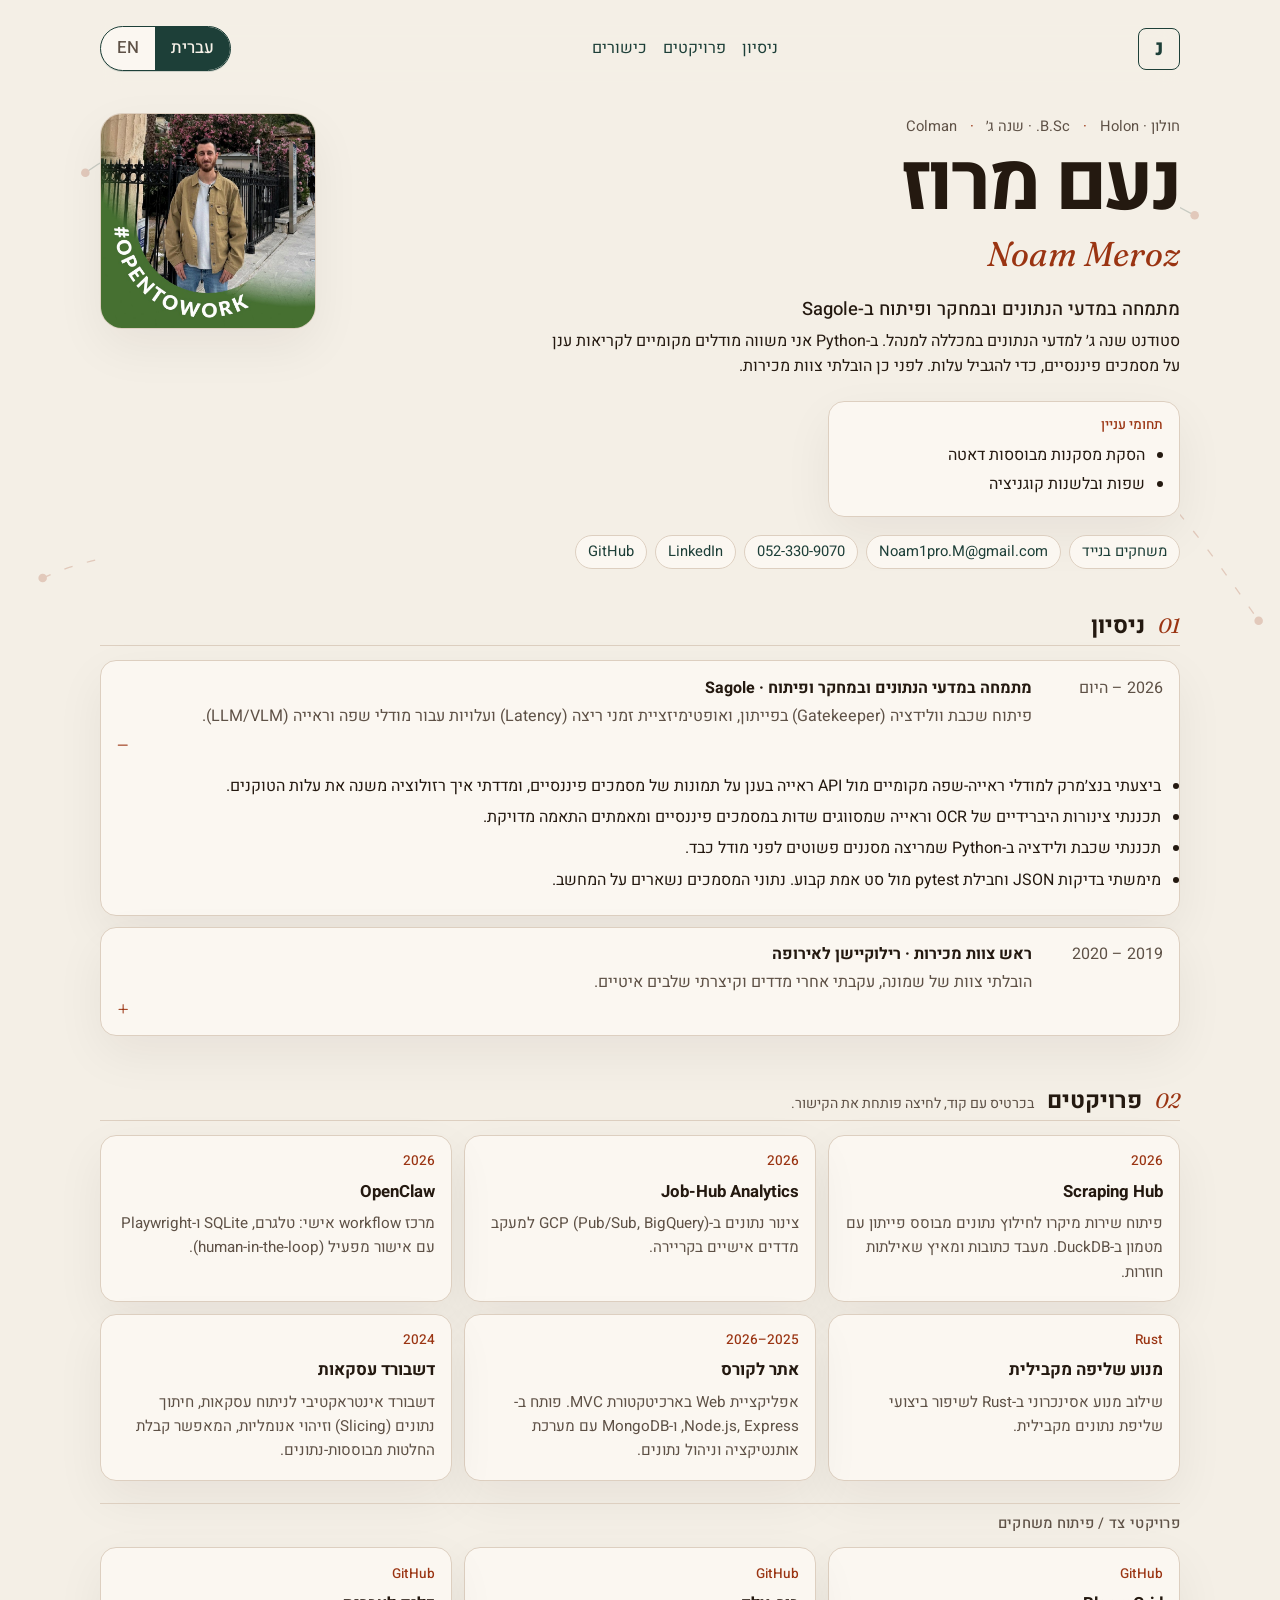
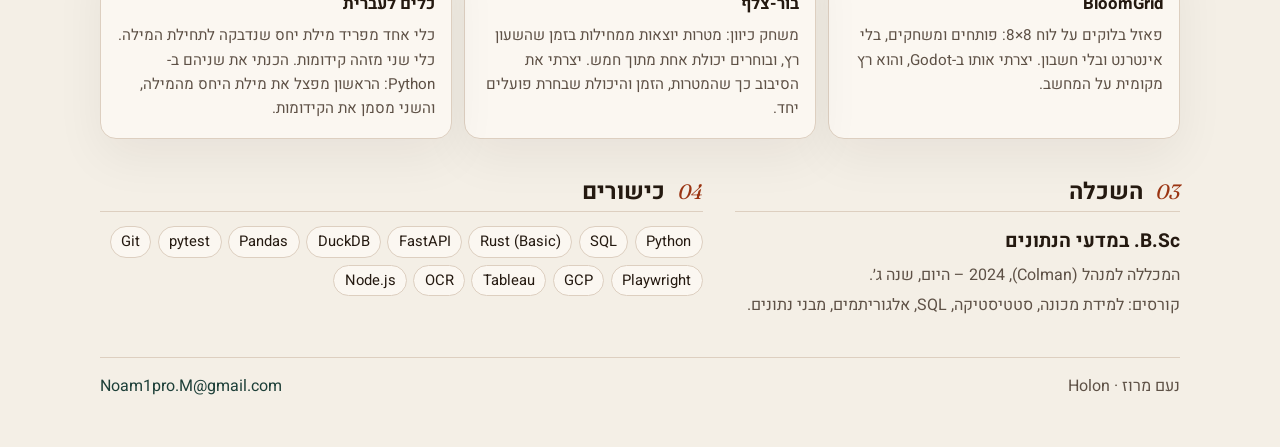
<file: index.html>
<!DOCTYPE html>
<html lang="he" dir="rtl">
<head>
  <meta charset="utf-8">
  <meta name="viewport" content="width=device-width, initial-scale=1">
  <title>נעם מרוז · Noam Meroz</title>
  <meta name="description" content="נעם מרוז, סטודנט שנה ג׳ למדעי הנתונים במכללה למנהל. מתמחה במדעי הנתונים ובמחקר ופיתוח ב-Sagole.">
  <link rel="preconnect" href="https://fonts.googleapis.com">
  <link rel="preconnect" href="https://fonts.gstatic.com" crossorigin>
  <link href="https://fonts.googleapis.com/css2?family=Fraunces:ital,opsz,wght@0,9..144,560;0,9..144,680;1,9..144,520&family=Heebo:wght@400;500;700&display=swap" rel="stylesheet">
  <link rel="stylesheet" href="site.css?v=13">
</head>
<body>
  <svg class="field" viewBox="0 0 1200 800" aria-hidden="true">
    <g fill="none" stroke="#1d3f38" stroke-width="1.2">
      <path d="M80 140 C 220 40, 340 220, 520 120 S 860 40, 1120 180"/>
      <path class="flow" d="M40 520 C 260 420, 480 680, 740 500 S 1040 360, 1180 560"/>
      <path d="M180 700 C 360 620, 540 760, 780 640"/>
    </g>
    <g fill="#9a3412">
      <circle cx="80" cy="140" r="4"/>
      <circle cx="520" cy="120" r="5"/>
      <circle cx="1120" cy="180" r="4"/>
      <circle cx="40" cy="520" r="4"/>
      <circle cx="740" cy="500" r="6"/>
      <circle cx="1180" cy="560" r="4"/>
      <circle cx="780" cy="640" r="4"/>
    </g>
  </svg>

  <div class="sheet">
    <header class="top">
      <a class="mark" href="#top" aria-label="נעם מרוז">נ</a>
      <nav>
        <a href="#work" data-he>ניסיון</a>
        <a href="#work" data-en>Experience</a>
        <a href="#projects" data-he>פרויקטים</a>
        <a href="#projects" data-en>Projects</a>
        <a href="#skills" data-he>כישורים</a>
        <a href="#skills" data-en>Skills</a>
      </nav>
      <div class="lang" role="group" aria-label="שפה">
        <button type="button" data-set-lang="he" aria-pressed="true">עברית</button>
        <button type="button" data-set-lang="en" aria-pressed="false">EN</button>
      </div>
    </header>

    <main id="top">
      <section class="hero">
        <div class="hero-top">
          <div class="identity">
            <p class="eyebrow"><span>חולון · Holon</span><span>B.Sc. · שנה ג׳</span><span>Colman</span></p>
            <h1>נעם מרוז</h1>
            <p class="latin">Noam Meroz</p>
            <p class="role" data-he>מתמחה במדעי הנתונים ובמחקר ופיתוח ב-Sagole</p>
            <p class="role" data-en>Data science and R&amp;D intern at Sagole</p>
          </div>
          <img class="portrait" src="portrait.png" alt="נעם מרוז">
        </div>
        <p class="summary" data-he>סטודנט שנה ג׳ למדעי הנתונים במכללה למנהל. ב-Python אני משווה מודלים מקומיים לקריאות ענן על מסמכים פיננסיים, כדי להגביל עלות. לפני כן הובלתי צוות מכירות.</p>
        <p class="summary" data-en>Third-year data science student at the College of Management. In Python I compare local models with cloud calls on financial documents, to keep the cost down. Before that I led a sales team.</p>
        <div class="focus">
          <div>
            <p class="tag" data-he>תחומי עניין</p>
            <p class="tag" data-en>Interests</p>
            <ul>
              <li data-he>הסקת מסקנות מבוססות דאטה</li>
              <li data-en>Drawing conclusions from data</li>
              <li data-he>שפות ובלשנות קוגניציה</li>
              <li data-en>Languages and cognition</li>
            </ul>
          </div>
        </div>
        <p class="contact">
          <a class="pill" href="play/">משחקים בנייד</a>
          <a class="pill" href="mailto:Noam1pro.M@gmail.com">Noam1pro.M@gmail.com</a>
          <a class="pill" href="tel:+972523309070" dir="ltr">052-330-9070</a>
          <a class="pill" href="https://www.linkedin.com/in/noam-meroz-19a518384">LinkedIn</a>
          <a class="pill" href="https://github.com/noam2177">GitHub</a>
        </p>
      </section>

      <section id="work">
        <header class="sec-head">
          <p class="num">01</p>
          <h2 data-he>ניסיון</h2>
          <h2 data-en>Experience</h2>
        </header>

        <details class="job" open>
          <summary>
            <span class="when">2026 – <span data-he>היום</span><span data-en>now</span></span>
            <span class="job-title" data-he>מתמחה במדעי הנתונים ובמחקר ופיתוח · Sagole</span>
            <span class="job-title" data-en>Data science and R&amp;D intern · Sagole</span>
            <span class="peek" data-he>פיתוח שכבת וולידציה (Gatekeeper) בפייתון, ואופטימיזציית זמני ריצה (Latency) ועלויות עבור מודלי שפה וראייה (LLM/VLM).</span>
            <span class="peek" data-en>Light checks before the heavy model, to save compute time and cloud calls.</span>
          </summary>
          <ul data-he>
            <li>ביצעתי בנצ׳מרק למודלי ראייה-שפה מקומיים מול API ראייה בענן על תמונות של מסמכים פיננסיים, ומדדתי איך רזולוציה משנה את עלות הטוקנים.</li>
            <li>תכננתי צינורות היברידיים של OCR וראייה שמסווגים שדות במסמכים פיננסיים ומאמתים התאמה מדויקת.</li>
            <li>תכננתי שכבת ולידציה ב-Python שמריצה מסננים פשוטים לפני מודל כבד.</li>
            <li>מימשתי בדיקות JSON וחבילת pytest מול סט אמת קבוע. נתוני המסמכים נשארים על המחשב.</li>
          </ul>
          <ul data-en>
            <li>Benchmarked local vision-language models against cloud vision APIs on financial-document images, and measured how resolution changes token cost.</li>
            <li>Built hybrid OCR and vision pipelines that classify fields and check them for an exact match.</li>
            <li>Built a Python validation layer so plain filters run before a heavier model.</li>
            <li>Added JSON checks and a pytest suite against a fixed ground-truth set. Document data stays on the machine.</li>
          </ul>
        </details>

        <details class="job">
          <summary>
            <span class="when">2019 – 2020</span>
            <span class="job-title" data-he>ראש צוות מכירות · רילוקיישן לאירופה</span>
            <span class="job-title" data-en>Sales Team Lead · EU relocation</span>
            <span class="peek" data-he>הובלתי צוות של שמונה, עקבתי אחרי מדדים וקיצרתי שלבים איטיים.</span>
            <span class="peek" data-en>Led a team of eight, tracked the metrics, and cut slow steps.</span>
          </summary>
          <ul data-he>
            <li>ניהלתי צוות של 8 אנשים במשמרות יומיות, בהעברות משמרת ובמעקב KPI.</li>
            <li>ניתחתי נתוני מכירות ותפוקה, זיהיתי את השלבים האיטיים, וקיצרתי את תהליך העבודה.</li>
          </ul>
          <ul data-en>
            <li>Directed an 8-person team through daily shifts, handoffs, and KPI tracking.</li>
            <li>Analyzed sales and throughput, found the slow steps, and shortened the workflow.</li>
          </ul>
        </details>
      </section>

      <section id="projects">
        <header class="sec-head">
          <p class="num">02</p>
          <h2 data-he>פרויקטים</h2>
          <h2 data-en>Projects</h2>
          <p class="hint" data-he>בכרטיס עם קוד, לחיצה פותחת את הקישור.</p>
          <p class="hint" data-en>On a card with code, a click opens the link.</p>
        </header>
        <div class="cards">
          <button type="button" class="tile" data-kicker="2026" data-title-he="Scraping Hub" data-title-en="Scraping Hub" data-body-he="פיתוח שירות מיקרו לחילוץ נתונים מבוסס פייתון עם מטמון ב-DuckDB.
מעבד כתובות URL, שומר תשובות במטמון, ומאיץ שאילתות חוזרות." data-body-en="Python microservice for URL extraction with a DuckDB cache.
Processes URLs, caches responses, and speeds up repeat queries.">
            <span class="tag">2026</span>
            <span class="tile-title">Scraping Hub</span>
            <span class="tile-line" data-he>פיתוח שירות מיקרו לחילוץ נתונים מבוסס פייתון עם מטמון ב-DuckDB. מעבד כתובות ומאיץ שאילתות חוזרות.</span>
            <span class="tile-line" data-en>Python microservice for data extraction with DuckDB caching. Processes URLs and speeds up repeat queries.</span>
          </button>
          <button type="button" class="tile" data-kicker="2026" data-title-he="Job-Hub Analytics" data-title-en="Job-Hub Analytics" data-body-he="צינור נתונים בעלות נמוכה ב-GCP: Pub/Sub, BigQuery ומדדים אישיים לקריירה.
מחבר נתונים מקומיים לענן לניתוח." data-body-en="Low-cost GCP pipeline: Pub/Sub and BigQuery for personal career metrics.
Connects local data to the cloud for analytics.">
            <span class="tag">2026</span>
            <span class="tile-title" data-he>Job-Hub Analytics</span>
            <span class="tile-title" data-en>Job-Hub Analytics</span>
            <span class="tile-line" data-he>צינור נתונים ב-GCP (Pub/Sub, BigQuery) למעקב מדדים אישיים בקריירה.</span>
            <span class="tile-line" data-en>GCP data pipeline (Pub/Sub, BigQuery) to track personal career metrics.</span>
          </button>
          <button type="button" class="tile" data-kicker="2026" data-title-he="OpenClaw Operations Hub" data-title-en="OpenClaw Operations Hub" data-body-he="מרכז אוטומציה אישי: בוטים בטלגרם, מצב ב-SQLite, ו-Playwright למשימות רשת עם אישור אנושי לפני פעולות רגישות." data-body-en="Personal automation hub: Telegram bots, SQLite state, and Playwright for web tasks with human approval on sensitive steps.">
            <span class="tag">2026</span>
            <span class="tile-title">OpenClaw</span>
            <span class="tile-line" data-he>מרכז workflow אישי: טלגרם, SQLite ו-Playwright עם אישור מפעיל (human-in-the-loop).</span>
            <span class="tile-line" data-en>Personal workflow hub: Telegram, SQLite, and Playwright with human-in-the-loop approvals.</span>
          </button>
          <button type="button" class="tile" data-kicker="2026 · Rust" data-title-he="מנוע שליפה מקבילית" data-title-en="High-concurrency extractor" data-body-he="שילוב מנוע אסינכרוני ב-Rust לשיפור ביצועי שליפת נתונים מקבילית.
מודול Rust (tokio, reqwest) משולב בצד השרת בפייתון." data-body-en="Async Rust core for faster parallel fetching.
Rust module (tokio, reqwest) integrated into the Python backend.">
            <span class="tag">Rust</span>
            <span class="tile-title" data-he>מנוע שליפה מקבילית</span>
            <span class="tile-title" data-en>Parallel fetch core</span>
            <span class="tile-line" data-he>שילוב מנוע אסינכרוני ב-Rust לשיפור ביצועי שליפת נתונים מקבילית.</span>
            <span class="tile-line" data-en>Integrated an async Rust engine to improve parallel data-fetch performance.</span>
          </button>
          <button type="button" class="tile" data-kicker="2025–2026" data-title-he="אתר לקורס" data-title-en="Course site" data-body-he="אפליקציית Web בארכיטקטורת MVC. פותח ב-Node.js, Express, ו-MongoDB עם מערכת אותנטיקציה וניהול נתונים." data-body-en="You sign in, and only then you enter the course site.
I wrote it in JavaScript: Node.js and Express on the server, and MongoDB stores the data.">
            <span class="tag">2025–2026</span>
            <span class="tile-title" data-he>אתר לקורס</span>
            <span class="tile-title" data-en>Course site</span>
            <span class="tile-line" data-he>אפליקציית Web בארכיטקטורת MVC. פותח ב-Node.js, Express, ו-MongoDB עם מערכת אותנטיקציה וניהול נתונים.</span>
            <span class="tile-line" data-en>You sign in, and only then you enter the course site. I built it in Node.js with Express, and MongoDB stores the data.</span>
          </button>
          <button type="button" class="tile" data-kicker="2024" data-title-he="דשבורד עסקאות" data-title-en="Transactions dashboard" data-body-he="דשבורד אינטראקטיבי לניתוח עסקאות, חיתוך נתונים (Slicing) וזיהוי אנומליות, המאפשר קבלת החלטות מבוססות-נתונים." data-body-en="Instead of one grand total, you see the transactions by slice.
A semester project with four teammates, on about 77,000 records. We analyzed the data, drew conclusions, and built several dashboards in Tableau. At the end we presented the work and answered questions.">
            <span class="tag">2024</span>
            <span class="tile-title" data-he>דשבורד עסקאות</span>
            <span class="tile-title" data-en>Transactions dashboard</span>
            <span class="tile-line" data-he>דשבורד אינטראקטיבי לניתוח עסקאות, חיתוך נתונים (Slicing) וזיהוי אנומליות, המאפשר קבלת החלטות מבוססות-נתונים.</span>
            <span class="tile-line" data-en>Instead of one grand total, you see the transactions by slice. I built the dashboard in Tableau, so you can see which part each number comes from.</span>
          </button>
          <p class="cards-subhead" data-he>פרויקטי צד / פיתוח משחקים</p>
          <p class="cards-subhead" data-en>Side projects / game dev</p>
          <button type="button" class="tile" data-kicker="GitHub" data-href="https://github.com/noam2177/bloomgrid" data-title-he="BloomGrid" data-title-en="BloomGrid" data-body-he="פאזל בלוקים על לוח 8×8: פותחים ומשחקים, בלי אינטרנט ובלי חשבון.
יצרתי את המשחק ב-Godot, בשפת GDScript, והוא רץ מקומית על המחשב. בדיקות עזר כתבתי ב-Python." data-body-en="A block puzzle on an 8×8 board: you open it and play, offline and without an account.
I created the game in Godot, in GDScript, and it runs locally on the computer. I wrote helper tests in Python.">
            <span class="tag">GitHub</span>
            <span class="tile-title">BloomGrid</span>
            <span class="tile-line" data-he>פאזל בלוקים על לוח 8×8: פותחים ומשחקים, בלי אינטרנט ובלי חשבון. יצרתי אותו ב-Godot, והוא רץ מקומית על המחשב.</span>
            <span class="tile-line" data-en>A block puzzle on an 8×8 board: you open it and play, offline and without an account. I created it in Godot, and it runs locally on the computer.</span>
          </button>
          <button type="button" class="tile" data-kicker="GitHub" data-href="https://github.com/noam2177/sniper-burrow" data-title-he="בור-צלף" data-title-en="Sniper Burrow" data-body-he="משחק כיוון: מטרות יוצאות ממחילות בזמן שהשעון רץ, ובוחרים יכולת אחת מתוך חמש.
יצרתי את הסיבוב כך שהמטרות, הזמן והיכולת שבחרת פועלים יחד. כתבתי את המשחק ב-HTML." data-body-en="An aiming game: targets come out of burrows while the clock runs, and you pick one ability out of five.
I created the round so the targets, the timer, and the ability you chose all work together. I wrote the game in HTML.">
            <span class="tag">GitHub</span>
            <span class="tile-title" data-he>בור-צלף</span>
            <span class="tile-title" data-en>Sniper Burrow</span>
            <span class="tile-line" data-he>משחק כיוון: מטרות יוצאות ממחילות בזמן שהשעון רץ, ובוחרים יכולת אחת מתוך חמש. יצרתי את הסיבוב כך שהמטרות, הזמן והיכולת שבחרת פועלים יחד.</span>
            <span class="tile-line" data-en>An aiming game: targets come out of burrows while the clock runs, and you pick one ability out of five. I created the round so the targets, the timer, and the ability you chose all work together.</span>
          </button>
          <button type="button" class="tile" data-kicker="GitHub" data-href="https://github.com/noam2177/he-segment" data-title-he="כלים לעברית" data-title-en="Hebrew tools" data-body-he="כלי אחד מפריד מילת יחס שנדבקה לתחילת המילה. כלי שני מזהה קידומות.
הכנתי את שניהם ב-Python. he-segment מפצל את מילת היחס מהמילה, ו-he-nlp מסמן את הקידומות." data-body-en="One tool splits a preposition stuck to the start of a word. The other finds prefixes.
I prepared both in Python. he-segment splits the preposition off the word, and he-nlp marks the prefixes." data-href2="https://github.com/noam2177/he-nlp">
            <span class="tag">GitHub</span>
            <span class="tile-title" data-he>כלים לעברית</span>
            <span class="tile-title" data-en>Hebrew tools</span>
            <span class="tile-line" data-he>כלי אחד מפריד מילת יחס שנדבקה לתחילת המילה. כלי שני מזהה קידומות. הכנתי את שניהם ב-Python: הראשון מפצל את מילת היחס מהמילה, והשני מסמן את הקידומות.</span>
            <span class="tile-line" data-en>One tool splits a preposition stuck to the start of a word. The other finds prefixes. I prepared both in Python: the first splits the preposition off the word, and the second marks the prefixes.</span>
          </button>
        </div>
      </section>

      <section id="skills" class="split">
        <div>
          <header class="sec-head">
            <p class="num">03</p>
            <h2 data-he>השכלה</h2>
            <h2 data-en>Education</h2>
          </header>
          <h3 class="plain">B.Sc. <span data-he>במדעי הנתונים</span><span data-en>Data Science</span></h3>
          <p class="muted" data-he>המכללה למנהל (Colman), 2024 – היום, שנה ג׳.</p>
          <p class="muted" data-en>College of Management (Colman), 2024 – present, year 3.</p>
          <p class="muted" data-he>קורסים: למידת מכונה, סטטיסטיקה, SQL, אלגוריתמים, מבני נתונים.</p>
          <p class="muted" data-en>Coursework: Machine Learning, Statistics, SQL, Algorithms, Data Structures.</p>
        </div>
        <div>
          <header class="sec-head">
            <p class="num">04</p>
            <h2 data-he>כישורים</h2>
            <h2 data-en>Skills</h2>
          </header>
          <div class="pills">
            <span>Python</span><span>SQL</span><span>Rust (Basic)</span><span>FastAPI</span><span>DuckDB</span>
            <span>Pandas</span><span>pytest</span><span>Git</span><span>Playwright</span><span>GCP</span>
            <span>Tableau</span><span>OCR</span><span>Node.js</span>
          </div>
        </div>
      </section>
    </main>

    <footer>
      <p>נעם מרוז · Holon</p>
      <p><a href="mailto:Noam1pro.M@gmail.com">Noam1pro.M@gmail.com</a></p>
    </footer>
  </div>

  <dialog id="detail">
    <form method="dialog">
      <button class="close" id="detail-close" value="cancel">סגור</button>
    </form>
    <p class="tag" id="detail-kicker"></p>
    <h3 id="detail-title"></h3>
    <p id="detail-body"></p>
    <p class="detail-links">
      <a id="detail-link" href="" hidden data-he>לקוד</a>
      <a id="detail-link-en" href="" hidden data-en>Code</a>
      <a id="detail-link2" href="" hidden>he-nlp</a>
    </p>
  </dialog>
  <script src="site.js?v=5"></script>
</body>
</html>
</file>
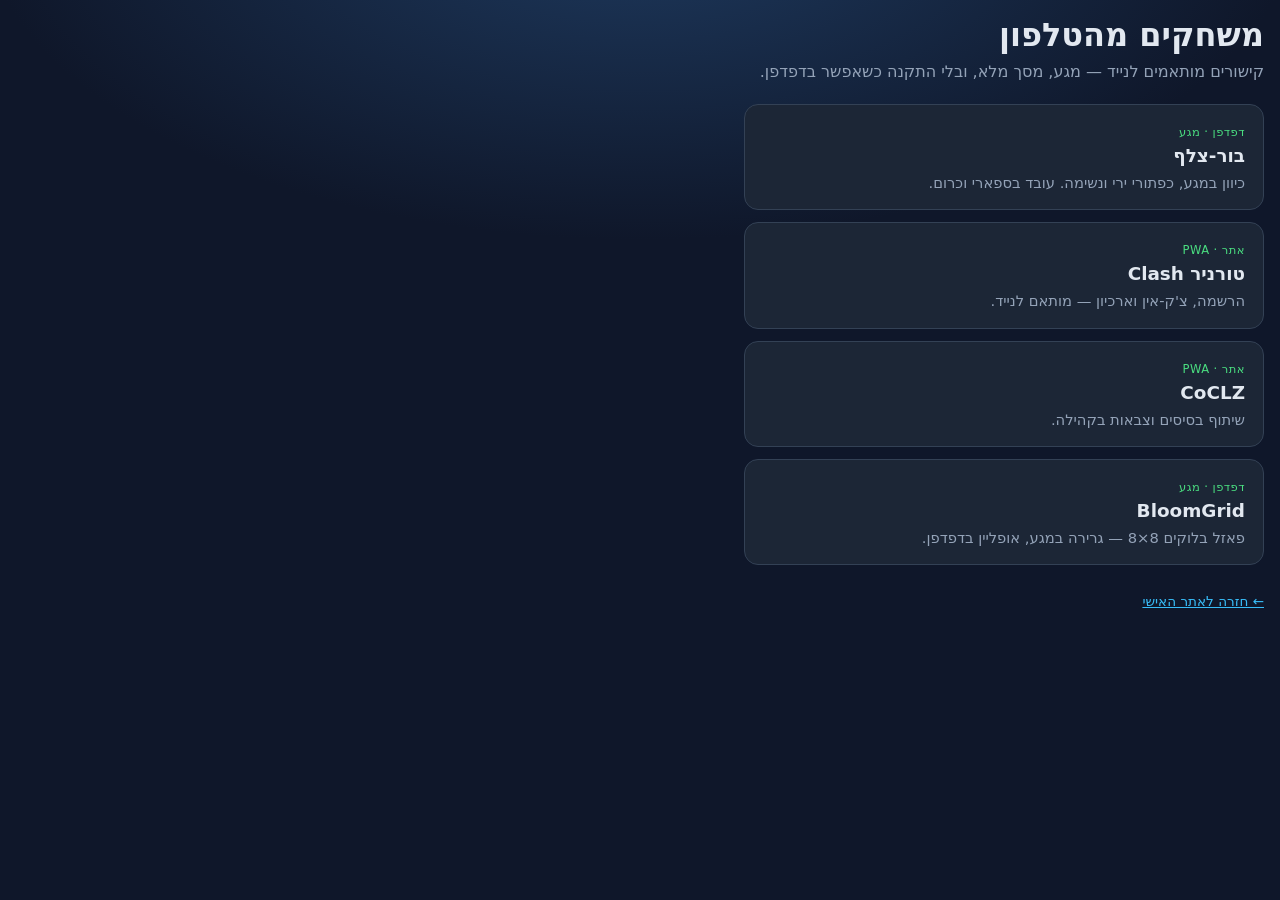
<file: play/index.html>
<!DOCTYPE html>
<html lang="he" dir="rtl">
<head>
  <meta charset="utf-8">
  <meta name="viewport" content="width=device-width, initial-scale=1, viewport-fit=cover">
  <meta name="theme-color" content="#0f172a">
  <meta name="apple-mobile-web-app-capable" content="yes">
  <meta name="mobile-web-app-capable" content="yes">
  <link rel="manifest" href="manifest.webmanifest">
  <title>משחקים בנייד</title>
  <style>
    :root {
      color-scheme: dark;
      --bg: #0f172a;
      --card: #1e293b;
      --text: #e2e8f0;
      --muted: #94a3b8;
      --accent: #38bdf8;
      --ok: #4ade80;
    }
    * { box-sizing: border-box; }
    body {
      margin: 0;
      font-family: "Heebo", "Segoe UI", system-ui, sans-serif;
      background: radial-gradient(1200px 600px at 50% -10%, #1e3a5f 0%, var(--bg) 55%);
      color: var(--text);
      min-height: 100dvh;
      padding: max(16px, env(safe-area-inset-top)) 16px calc(24px + env(safe-area-inset-bottom));
    }
    h1 { font-size: clamp(1.5rem, 5vw, 2rem); margin: 0 0 6px; }
    p.lead { margin: 0 0 20px; color: var(--muted); line-height: 1.5; max-width: 36rem; }
    .grid { display: grid; gap: 12px; max-width: 520px; }
    a.card {
      display: block;
      text-decoration: none;
      color: inherit;
      background: color-mix(in srgb, var(--card) 92%, #000);
      border: 1px solid #334155;
      border-radius: 14px;
      padding: 16px 18px;
      touch-action: manipulation;
      min-height: 72px;
    }
    a.card:active { transform: scale(0.98); }
    a.card h2 { margin: 0 0 6px; font-size: 1.15rem; }
    a.card p { margin: 0; font-size: 0.92rem; color: var(--muted); line-height: 1.45; }
    .tag {
      display: inline-block;
      font-size: 0.72rem;
      letter-spacing: 0.04em;
      text-transform: uppercase;
      color: var(--ok);
      margin-bottom: 6px;
    }
    .tag.soon { color: #fbbf24; }
    footer { margin-top: 28px; font-size: 0.85rem; color: var(--muted); }
    footer a { color: var(--accent); }
  </style>
</head>
<body>
  <h1>משחקים מהטלפון</h1>
  <p class="lead">קישורים מותאמים לנייד — מגע, מסך מלא, ובלי התקנה כשאפשר בדפדפן.</p>
  <div class="grid">
    <a class="card" href="https://noam2177.github.io/sniper-burrow/">
      <span class="tag">דפדפן · מגע</span>
      <h2>בור-צלף</h2>
      <p>כיוון במגע, כפתורי ירי ונשימה. עובד בספארי וכרום.</p>
    </a>
    <a class="card" href="https://coc-tournament.lovable.app/">
      <span class="tag">אתר · PWA</span>
      <h2>טורניר Clash</h2>
      <p>הרשמה, צ'ק-אין וארכיון — מותאם לנייד.</p>
    </a>
    <a class="card" href="https://coclz-connect.lovable.app/">
      <span class="tag">אתר · PWA</span>
      <h2>CoCLZ</h2>
      <p>שיתוף בסיסים וצבאות בקהילה.</p>
    </a>
    <a class="card" href="https://noam2177.github.io/bloomgrid/">
      <span class="tag">דפדפן · מגע</span>
      <h2>BloomGrid</h2>
      <p>פאזל בלוקים 8×8 — גרירה במגע, אופליין בדפדפן.</p>
    </a>
  </div>
  <footer>
    <a href="../">← חזרה לאתר האישי</a>
  </footer>
</body>
</html>
</file>
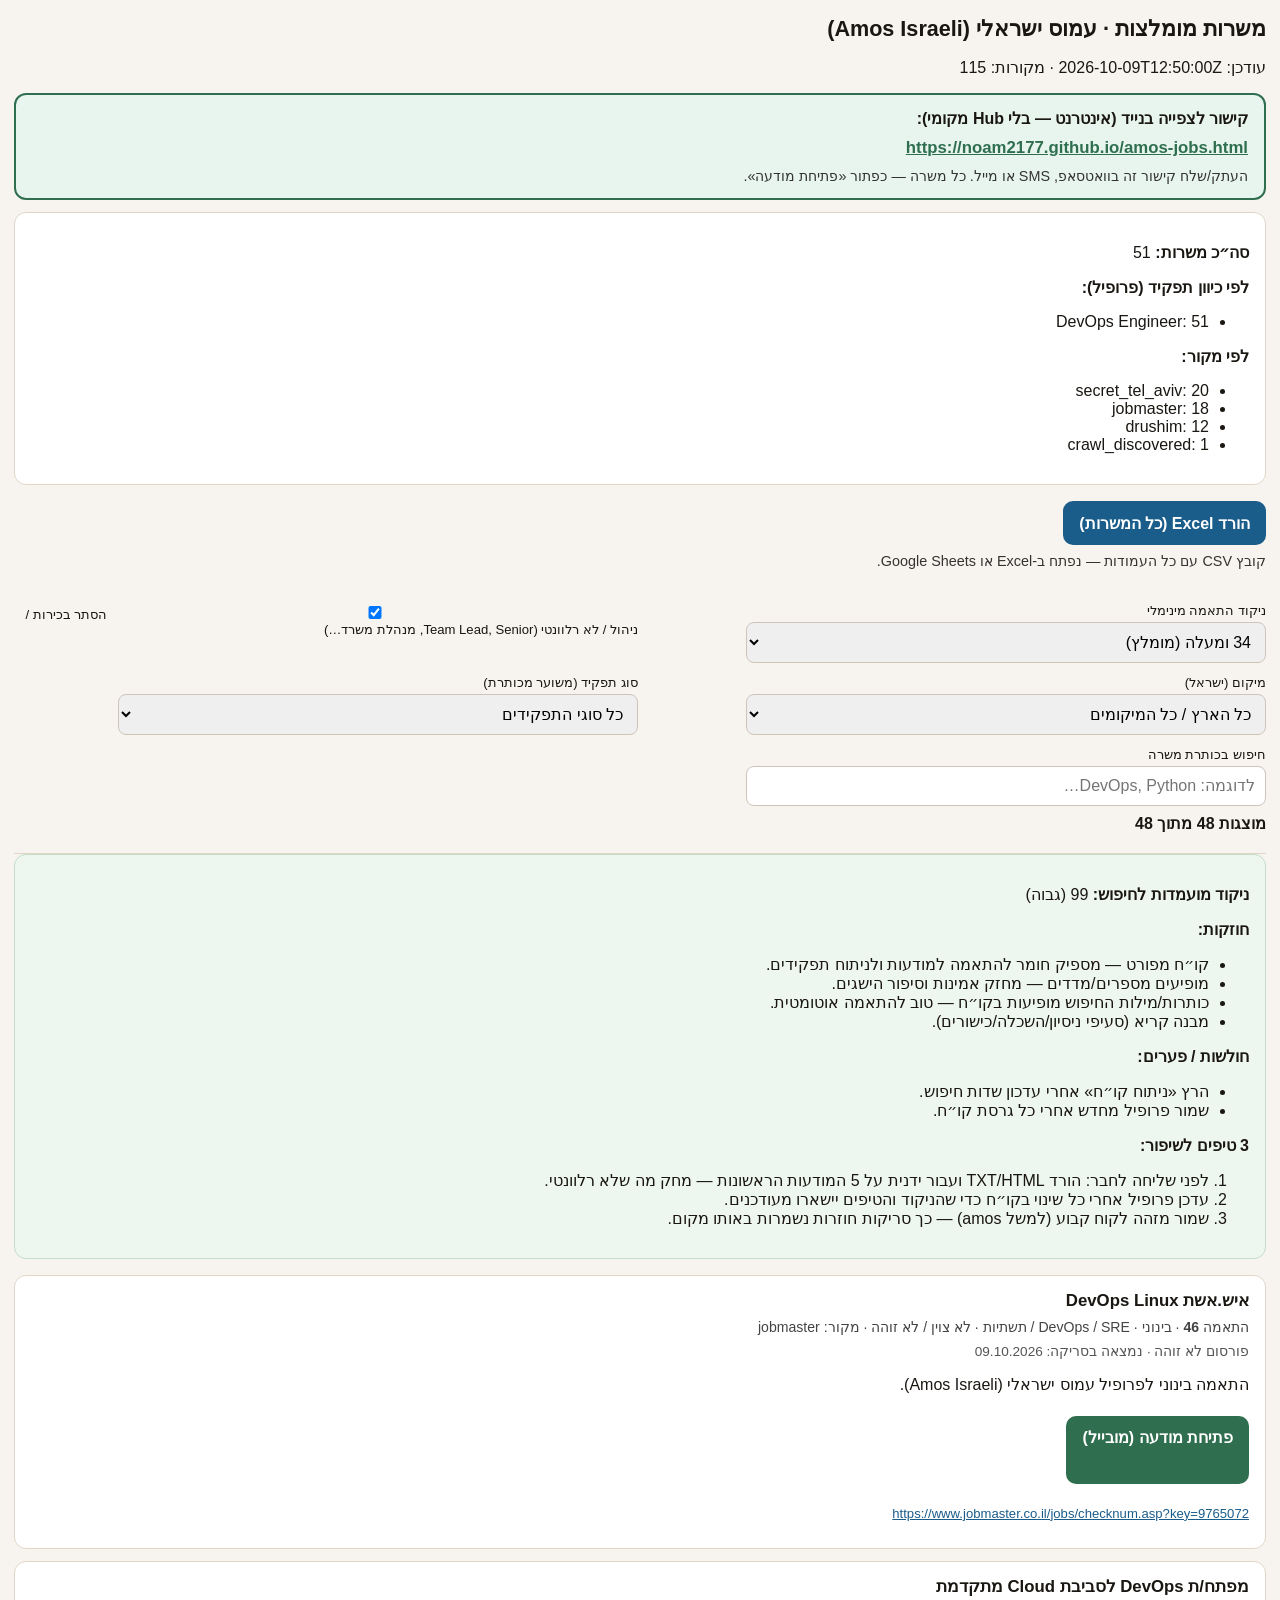
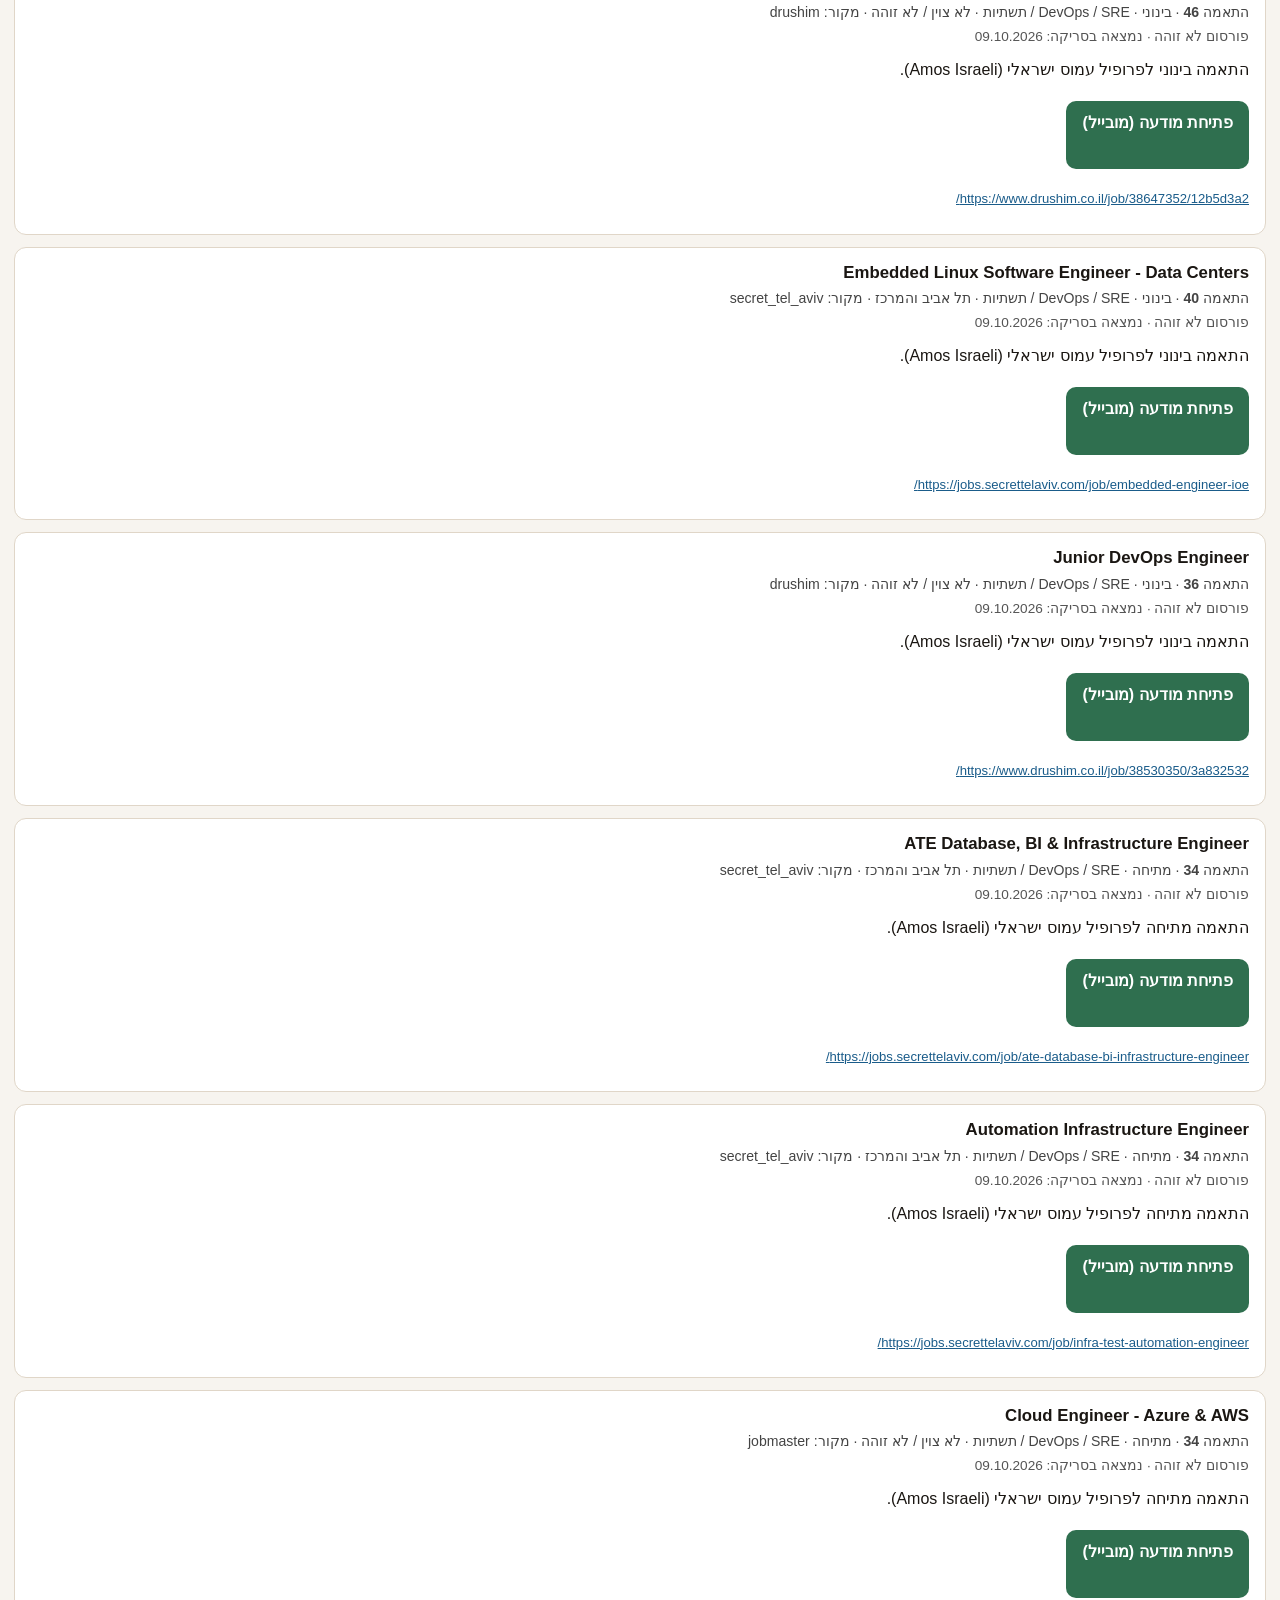
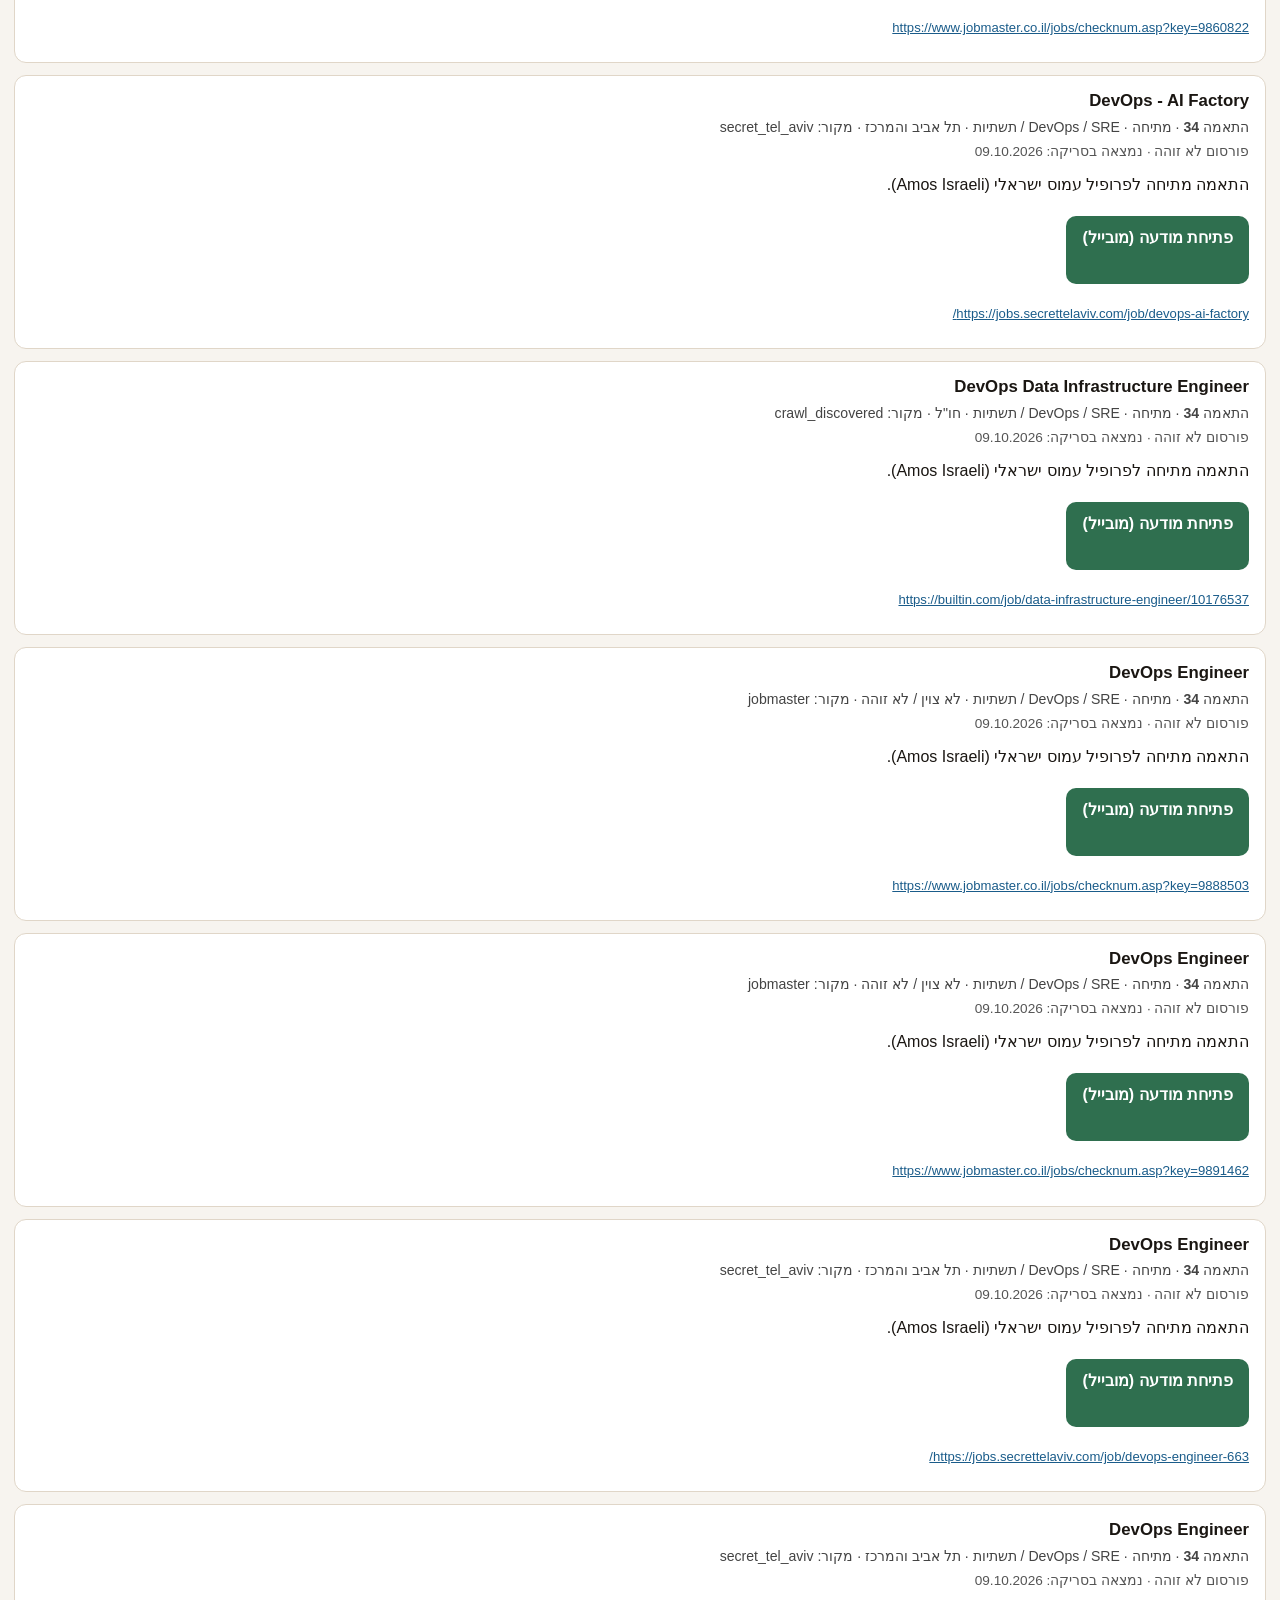
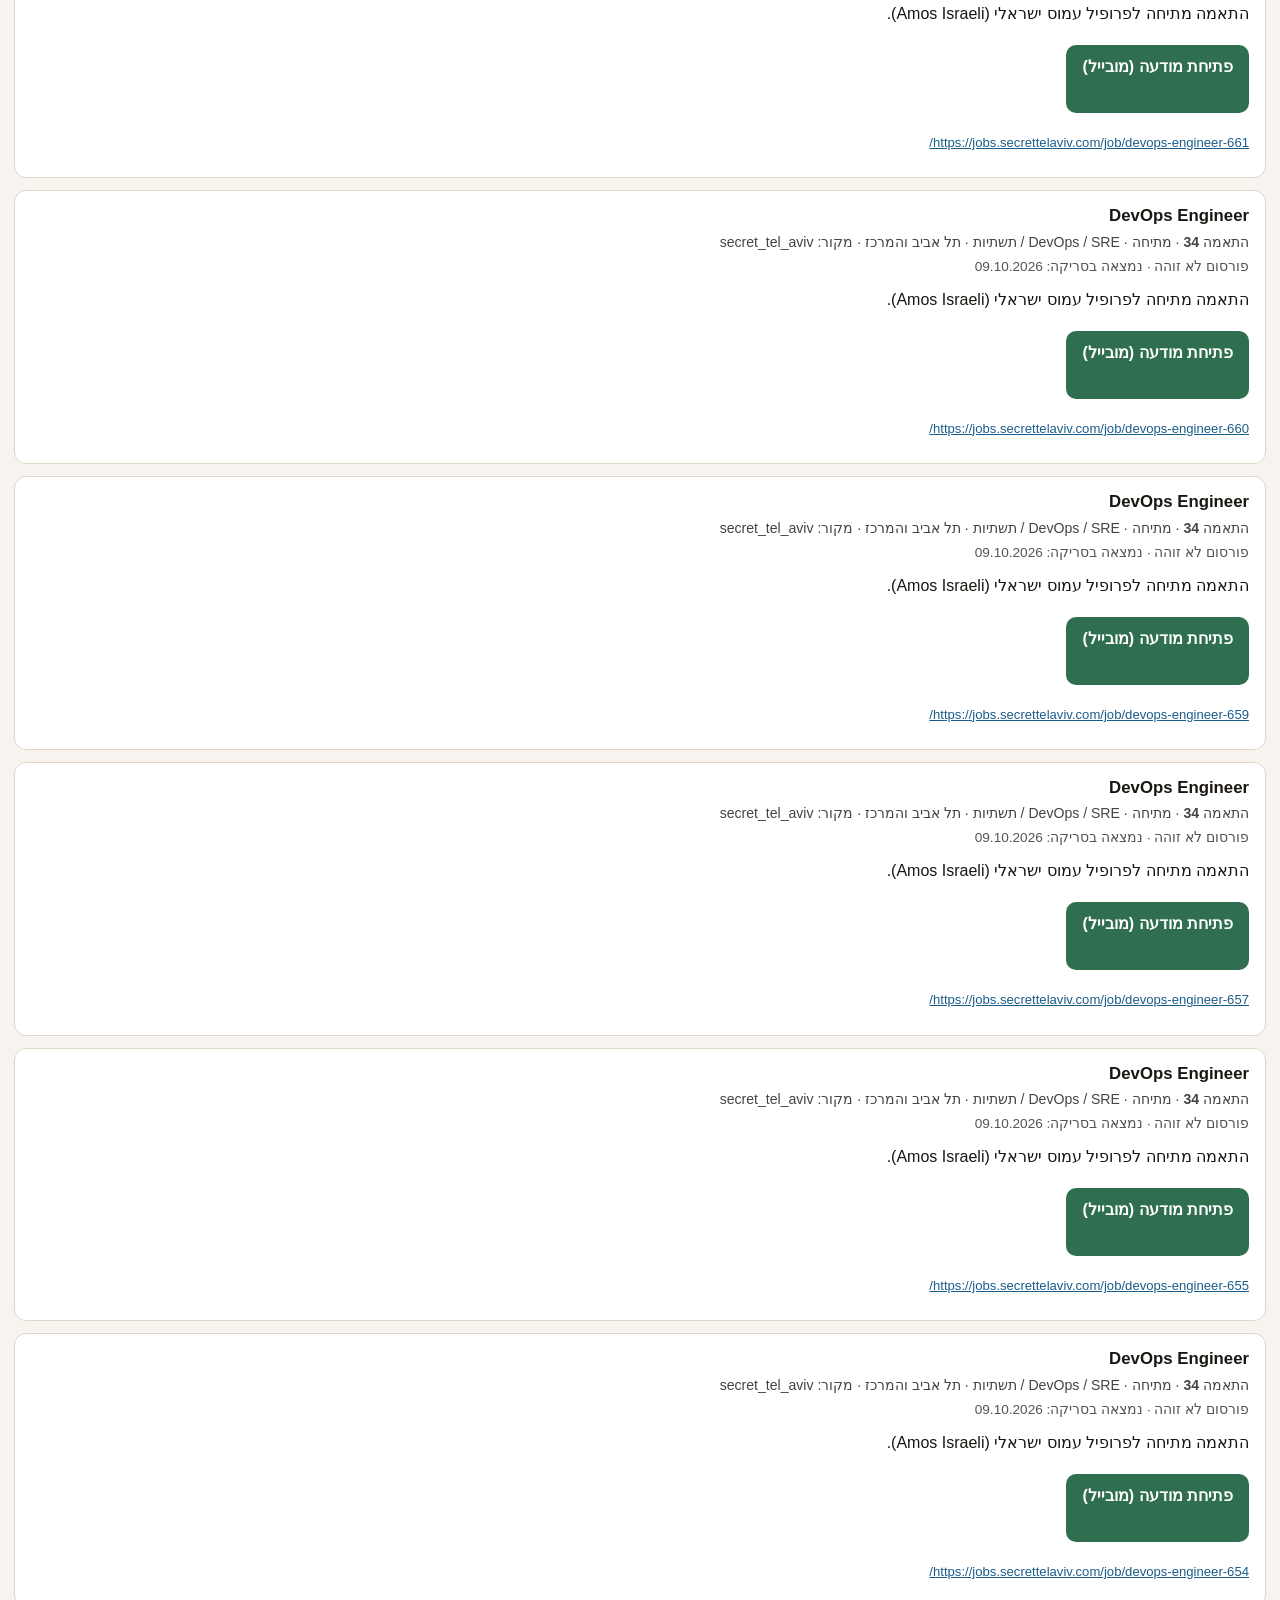
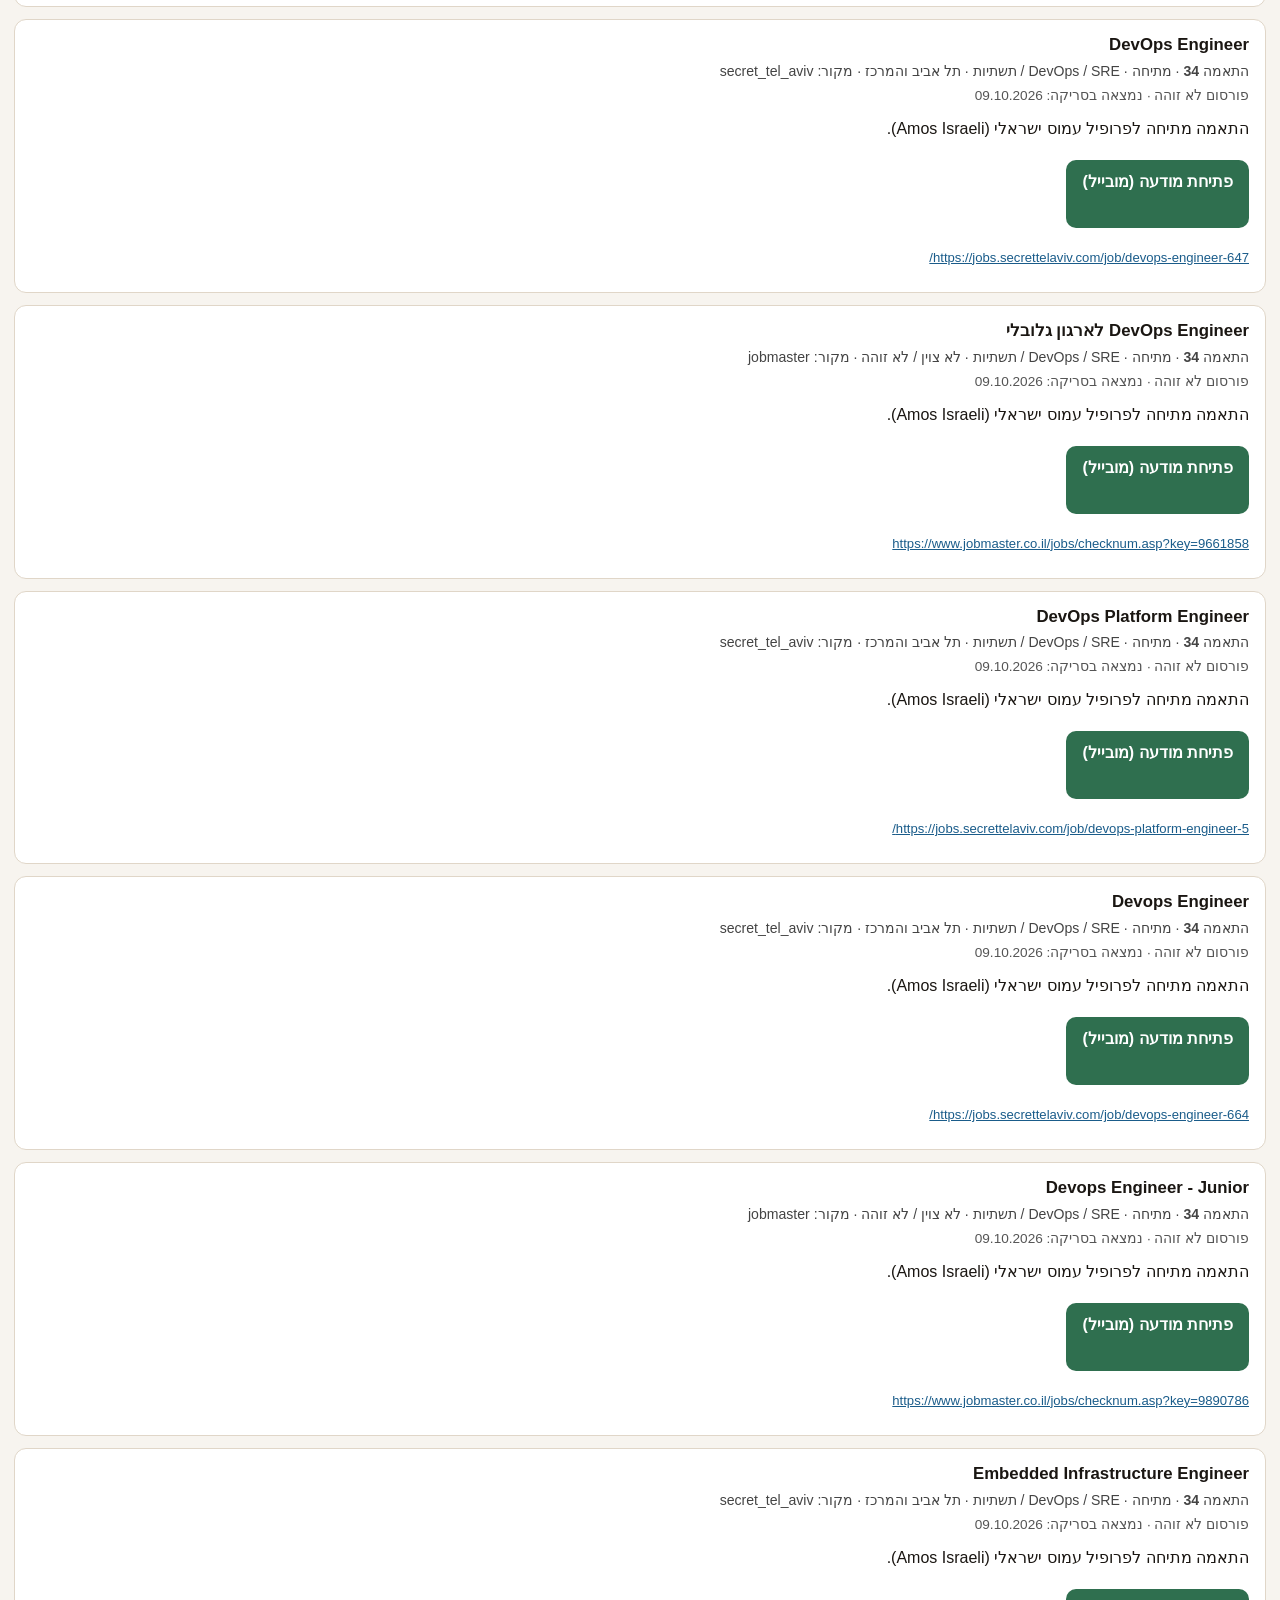
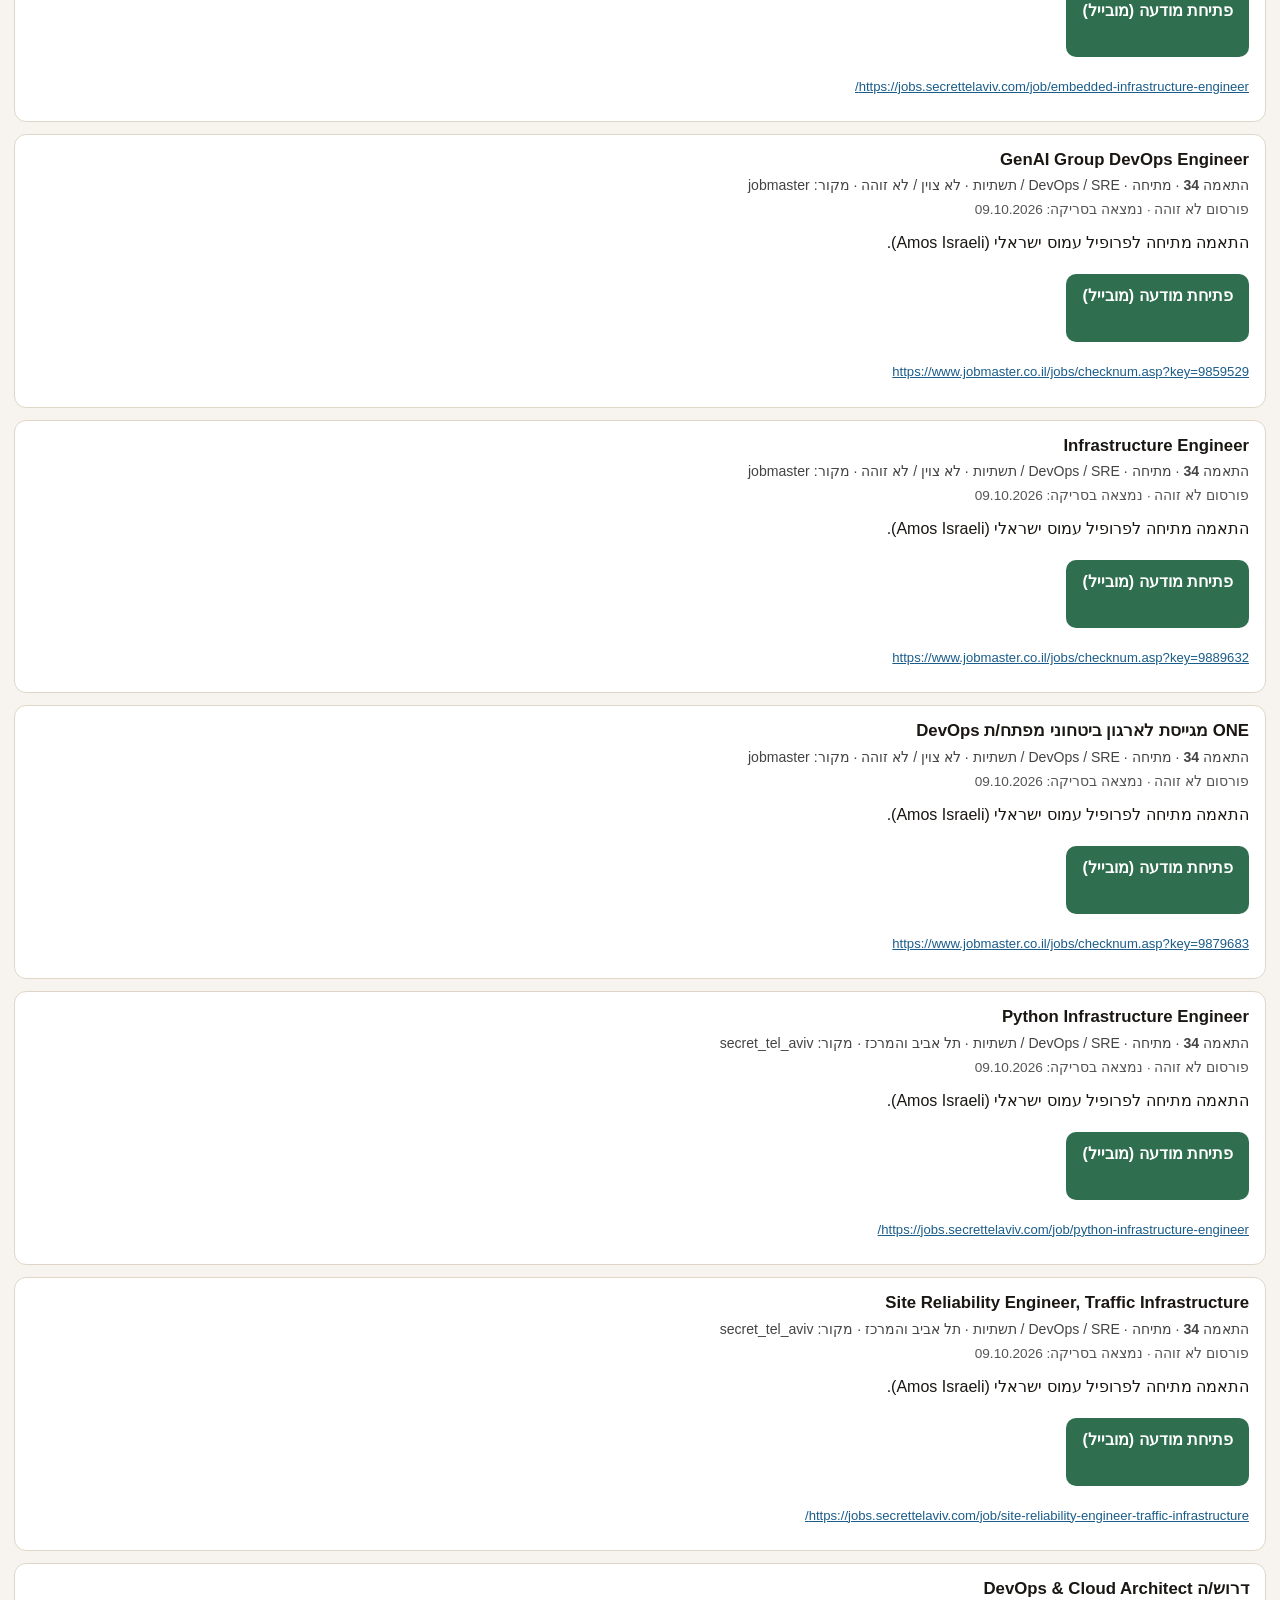
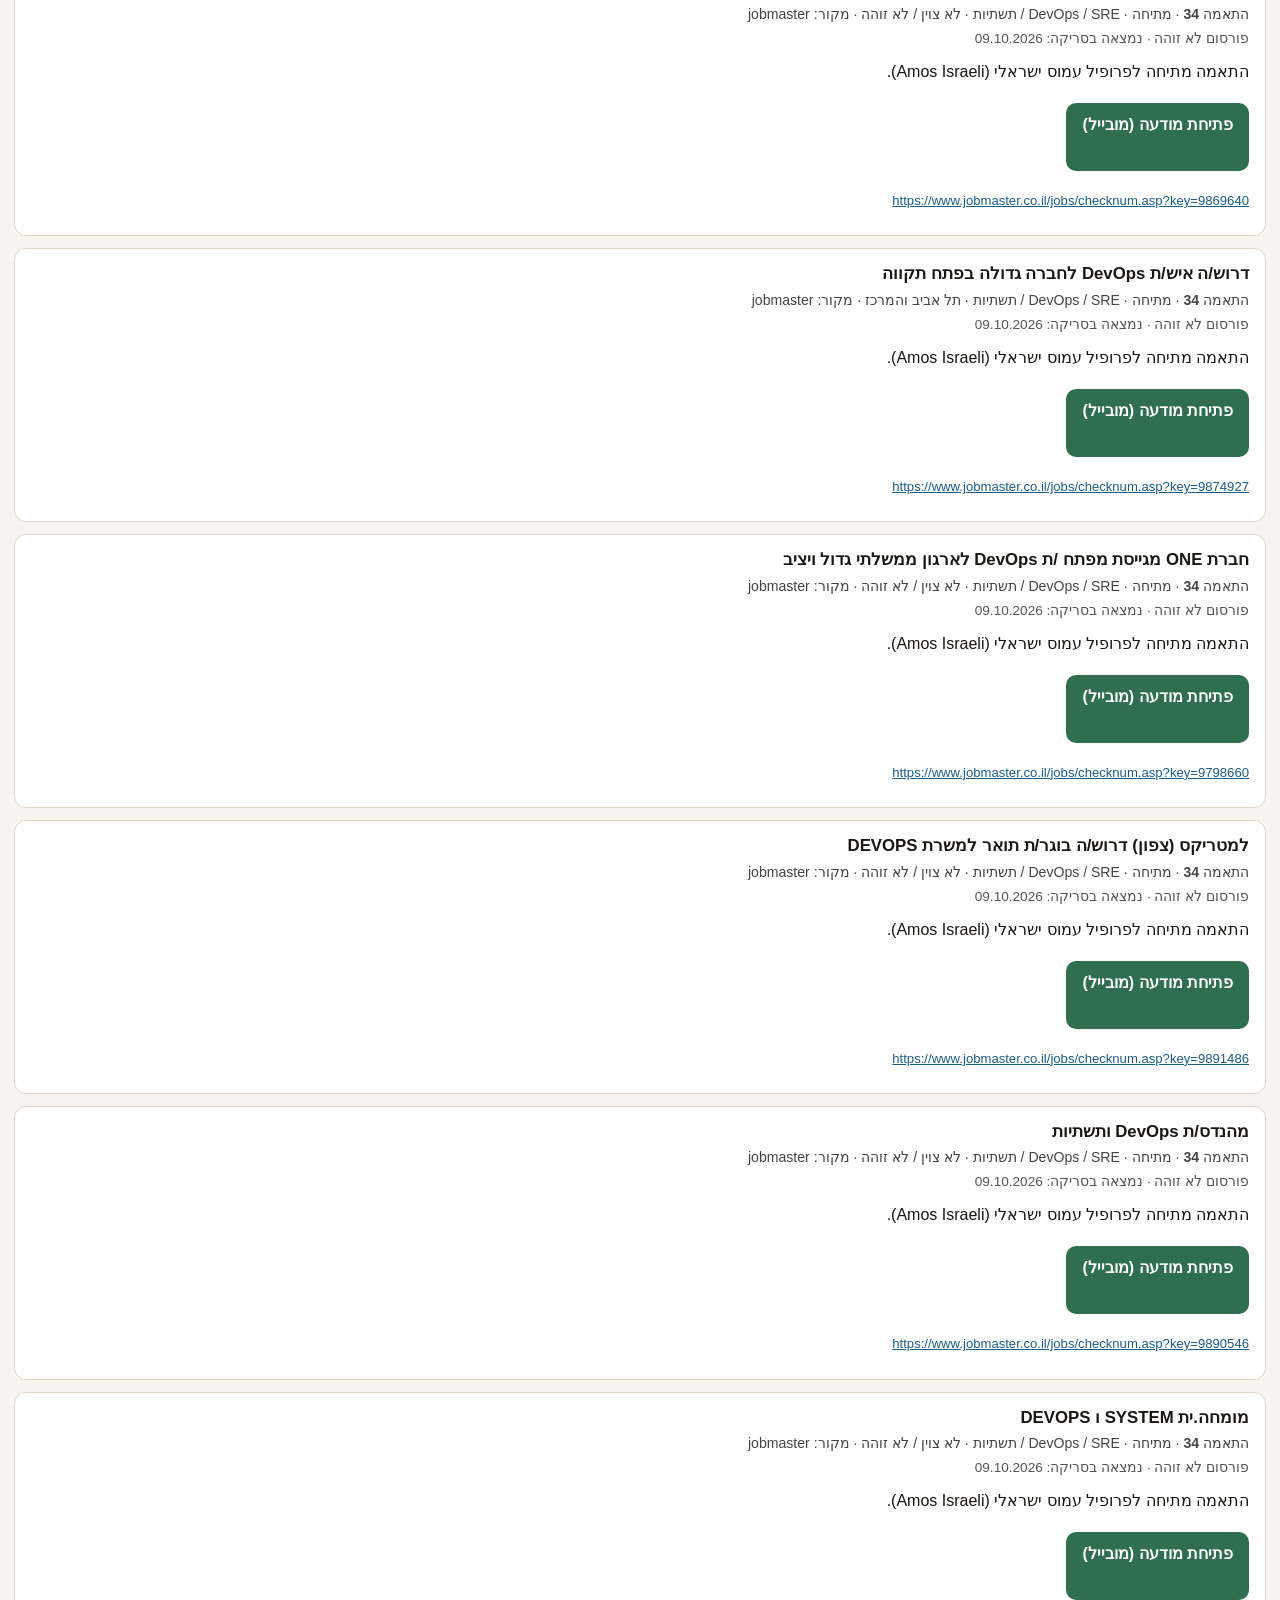
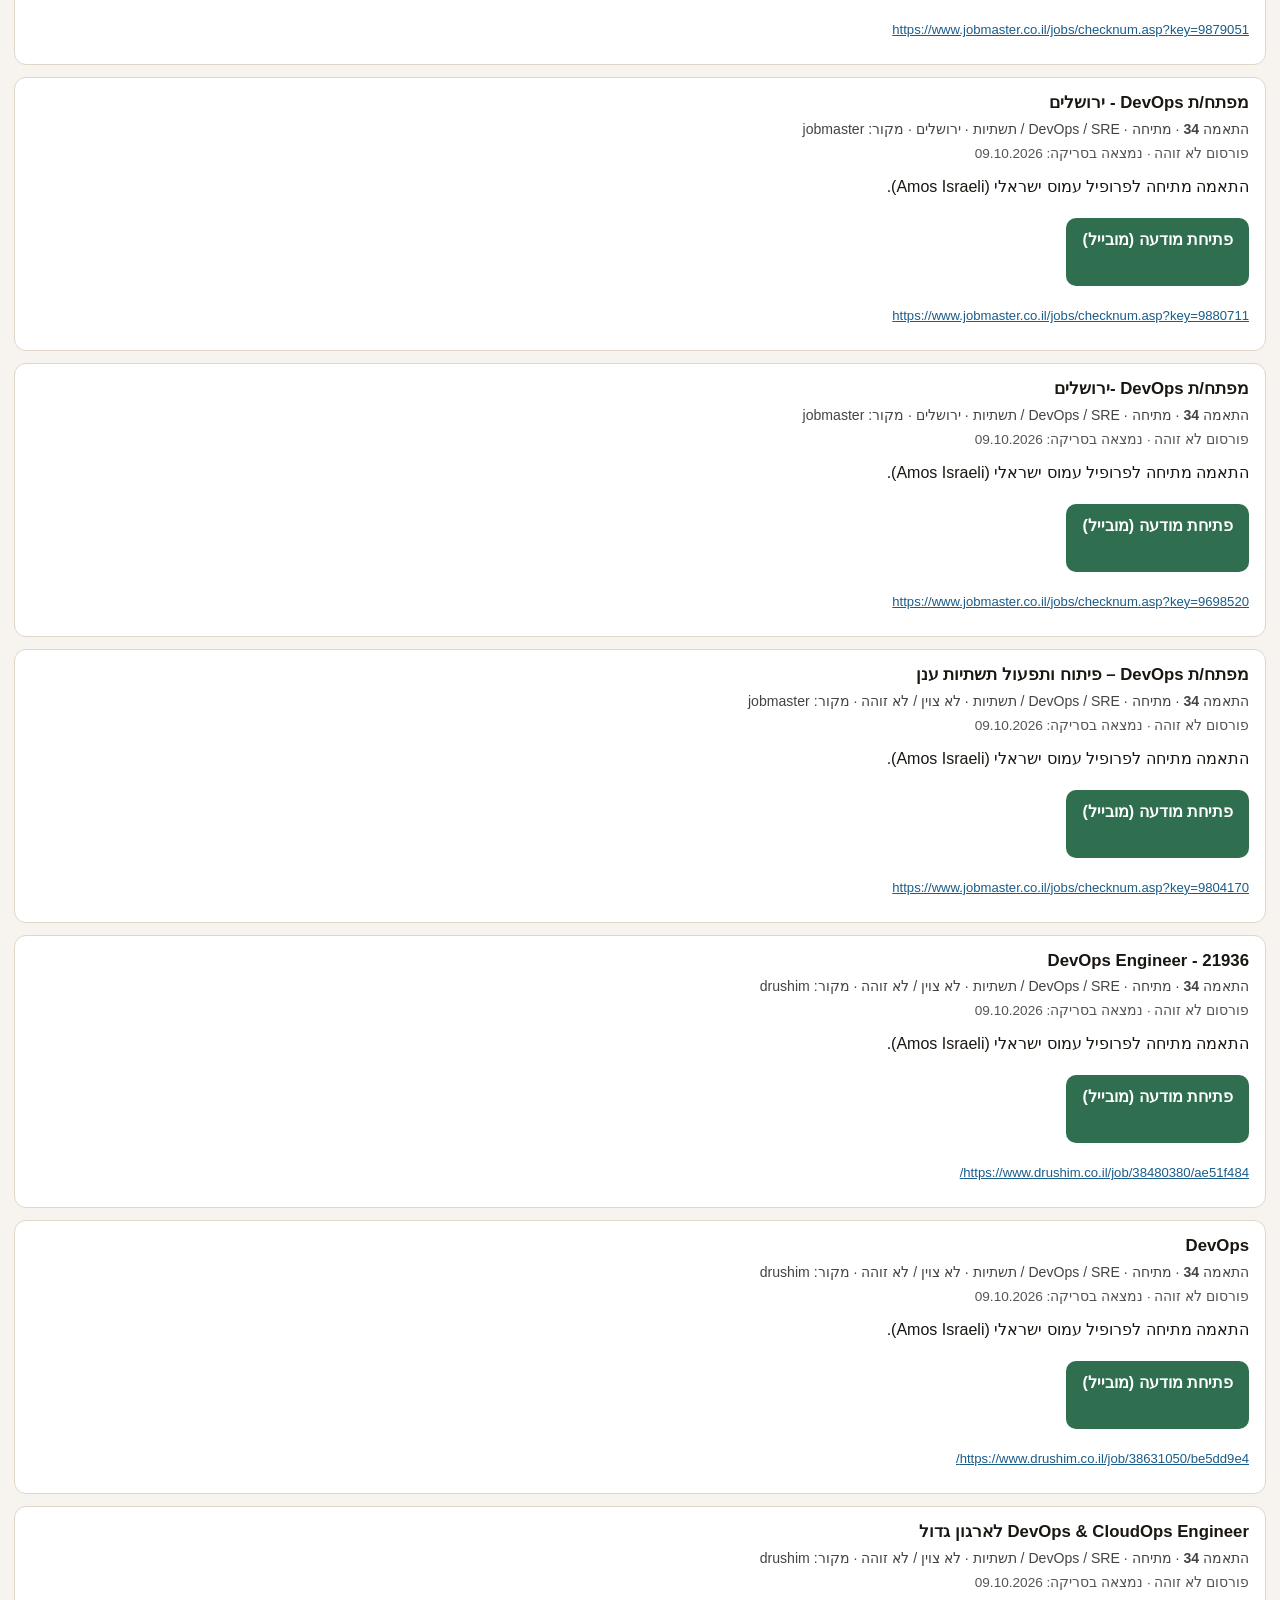
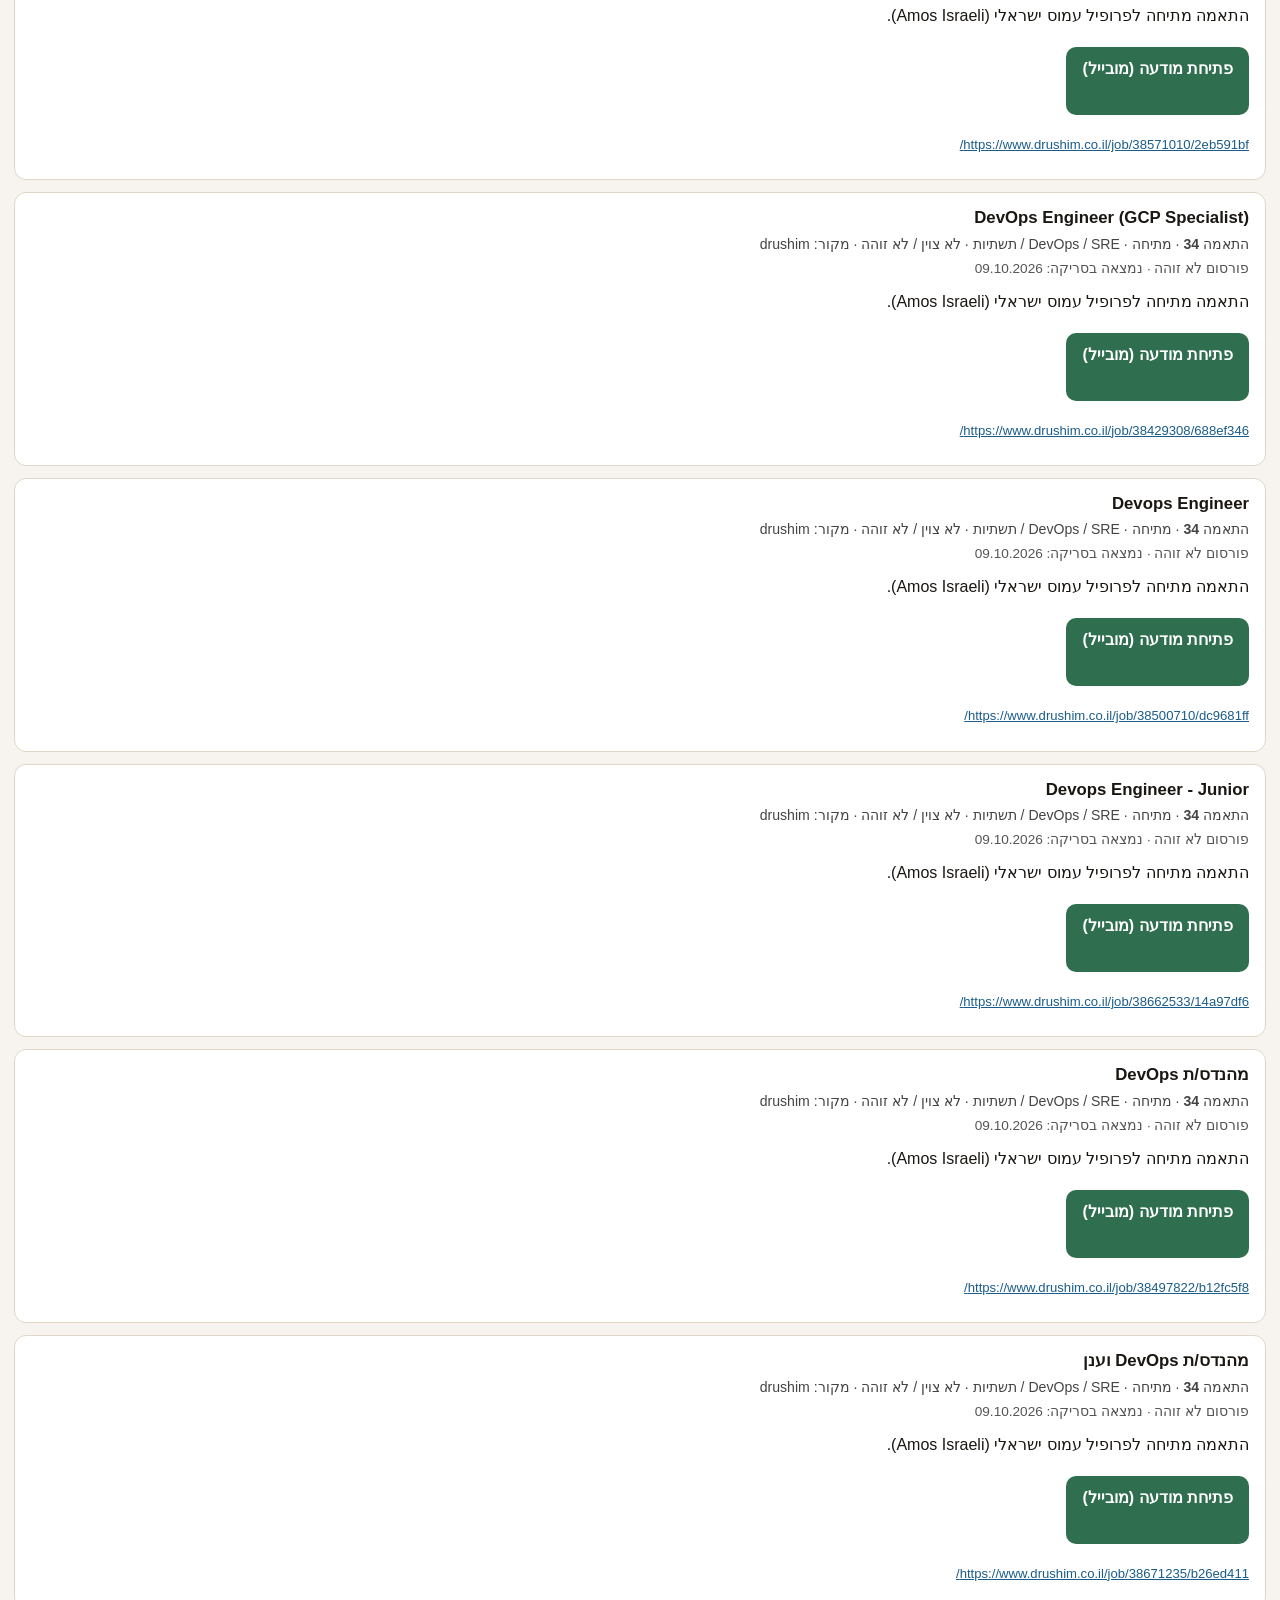
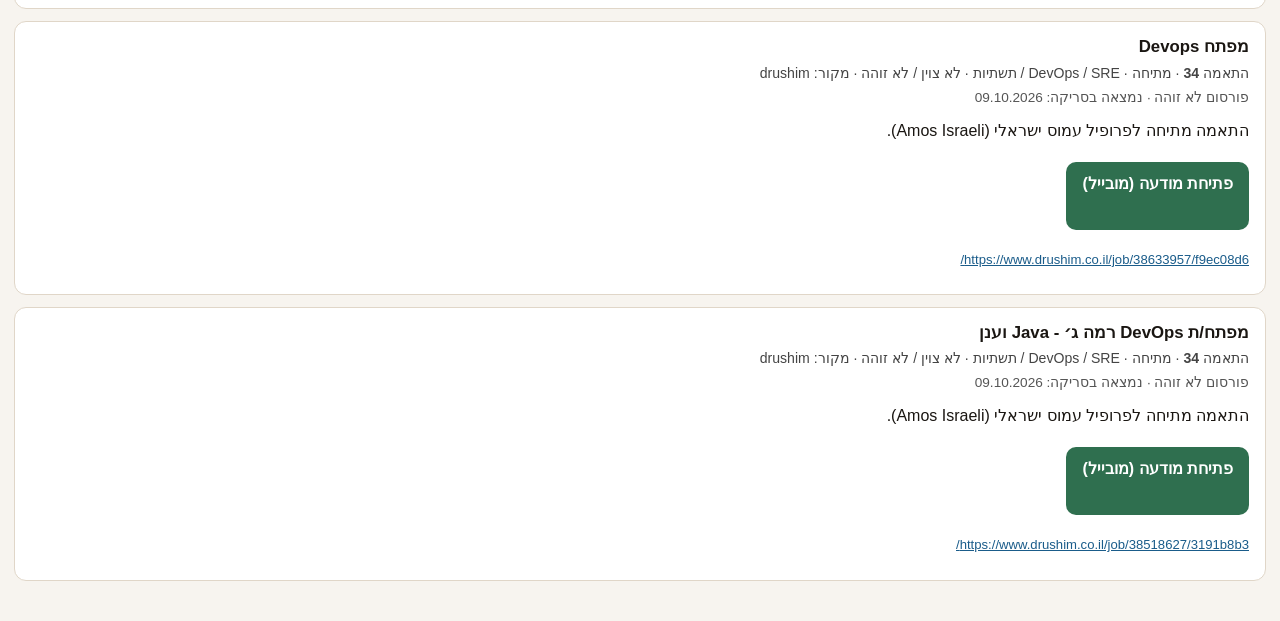
<file: amos-jobs.html>
<!DOCTYPE html><html lang="he" dir="rtl"><head><meta charset="utf-8"/><meta name="viewport" content="width=device-width,initial-scale=1,viewport-fit=cover"/><meta name="robots" content="noindex, nofollow"/><title>משרות · עמוס ישראלי (Amos Israeli)</title><style>body{font-family:Segoe UI,Arial,sans-serif;margin:0;padding:0 14px 28px;background:#f7f4ef;color:#1a1612;-webkit-text-size-adjust:100%;}h1{font-size:1.35rem;margin:16px 0 8px;}.public-link{background:#e8f5ee;border:2px solid #2f6f4f;border-radius:12px;padding:14px 16px;margin:12px 0;}.public-url{font-size:1.05rem;margin:10px 0;word-break:break-all;}.public-url a{font-weight:700;}.public-hint{font-size:0.9rem;color:#333;margin:0;}.mobile-tip{background:#fff8e6;border:1px solid #e8d4a8;border-radius:10px;padding:10px 12px;font-size:0.92rem;margin:12px 0;}.filters{position:sticky;top:0;z-index:5;background:#f7f4ef;padding:10px 0 12px;border-bottom:1px solid #e0d6c8;}.filters label{display:block;font-size:0.82rem;margin:8px 0 4px;}.filters select,.filters input{width:100%;max-width:520px;padding:10px;font-size:1rem;border-radius:8px;border:1px solid #cfc4b6;}.filter-grid{display:grid;grid-template-columns:1fr;gap:4px;}@media(min-width:720px){.filter-grid{grid-template-columns:1fr 1fr;}}#filter-count{font-weight:600;margin:8px 0;}article.job-card{background:#fff;border:1px solid #e0d6c8;border-radius:12px;padding:14px 16px;margin:0 0 12px;}article.job-card h2{font-size:1.05rem;margin:0 0 6px;line-height:1.35;}.job-meta{font-size:0.88rem;color:#444;margin:0 0 8px;}.job-dates{font-size:0.85rem;color:#555;margin:0 0 8px;}.job-open{display:inline-block;background:#2f6f4f;color:#fff!important;text-decoration:none;padding:12px 16px;border-radius:10px;font-weight:600;margin:6px 0;min-height:44px;line-height:1.2;}.job-url{font-size:0.82rem;word-break:break-all;}.job-url a{color:#1a5c8a;}.review{background:#eef6f0;border:1px solid #c5dcc8;border-radius:12px;padding:14px 16px;margin:0 0 16px;}.summary{background:#fff;border:1px solid #e0d6c8;border-radius:12px;padding:14px 16px;margin:0 0 16px;}.report-actions{margin:12px 0 16px;}.report-dl-excel{display:inline-block;background:#1a5c8a;color:#fff!important;border:none;border-radius:10px;padding:12px 16px;font-size:1rem;font-weight:600;cursor:pointer;min-height:44px;}a{color:#2f6f4f;}.empty{color:#666;}</style></head><body><h1>משרות מומלצות · עמוס ישראלי (Amos Israeli)</h1><p>עודכן: 2026-10-09T12:50:00Z · מקורות: 115</p><section class="public-link"><strong>קישור לצפייה בנייד (אינטרנט — בלי Hub מקומי):</strong> <p class="public-url"><a href="https://noam2177.github.io/amos-jobs.html" target="_blank" rel="noopener noreferrer">https://noam2177.github.io/amos-jobs.html</a></p><p class="public-hint">העתק/שלח קישור זה בוואטסאפ, SMS או מייל. כל משרה — כפתור «פתיחת מודעה».</p></section><section class="summary"><p><strong>סה״כ משרות:</strong> 51</p><p><strong>לפי כיוון תפקיד (פרופיל):</strong></p><ul><li>DevOps Engineer: 51</li></ul><p><strong>לפי מקור:</strong></p><ul><li>secret_tel_aviv: 20</li><li>jobmaster: 18</li><li>drushim: 12</li><li>crawl_discovered: 1</li></ul></section><section class="report-actions" aria-label="הורדה"><button type="button" id="report-dl-excel" class="report-dl-excel">הורד Excel (כל המשרות)</button><p class="public-hint" style="margin:8px 0 0">קובץ CSV עם כל העמודות — נפתח ב-Excel או Google Sheets.</p></section><section class="filters" aria-label="סינון משרות"><div class="filter-grid"><div><label for="f-min-score">ניקוד התאמה מינימלי</label><select id="f-min-score"><option value="0">הכל (0+)</option><option value="35">35 ומעלה</option><option value="34" selected>34 ומעלה (מומלץ)</option><option value="40">40 ומעלה</option><option value="50">50 ומעלה</option><option value="65">65 ומעלה</option></select></div><div><label><input type="checkbox" id="f-hide-lead" checked/> הסתר בכירות / ניהול / לא רלוונטי (Team Lead, Senior, מנהלת משרד…)</label></div><div><label for="f-location">מיקום (ישראל)</label><select id="f-location"></select></div><div><label for="f-role">סוג תפקיד (משוער מכותרת)</label><select id="f-role"></select></div><div><label for="f-title">חיפוש בכותרת משרה</label><input id="f-title" type="search" placeholder="לדוגמה: DevOps, Python…" autocomplete="off"/></div></div><p id="filter-count"></p></section><section class="review"><p><strong>ניקוד מועמדות לחיפוש:</strong> 99 (גבוה)</p><p><strong>חוזקות:</strong></p><ul><li>קו״ח מפורט — מספיק חומר להתאמה למודעות ולניתוח תפקידים.</li><li>מופיעים מספרים/מדדים — מחזק אמינות וסיפור הישגים.</li><li>כותרות/מילות החיפוש מופיעות בקו״ח — טוב להתאמה אוטומטית.</li><li>מבנה קריא (סעיפי ניסיון/השכלה/כישורים).</li></ul><p><strong>חולשות / פערים:</strong></p><ul><li>הרץ «ניתוח קו״ח» אחרי עדכון שדות חיפוש.</li><li>שמור פרופיל מחדש אחרי כל גרסת קו״ח.</li></ul><p><strong>3 טיפים לשיפור:</strong></p><ol><li>לפני שליחה לחבר: הורד TXT/HTML ועבור ידנית על 5 המודעות הראשונות — מחק מה שלא רלוונטי.</li><li>עדכן פרופיל אחרי כל שינוי בקו״ח כדי שהניקוד והטיפים יישארו מעודכנים.</li><li>שמור מזהה לקוח קבוע (למשל amos) — כך סריקות חוזרות נשמרות באותו מקום.</li></ol></section><script type="application/json" id="report-jobs-json">[{"title": "איש.אשת DevOps Linux", "url": "https://www.jobmaster.co.il/jobs/checknum.asp?key=9765072", "score": 46, "fit": "בינוני", "source": "jobmaster", "summary": "התאמה בינוני לפרופיל עמוס ישראלי (Amos Israeli).", "location": "לא צוין / לא זוהה", "role": "DevOps / SRE / תשתיות", "lane_label": "DevOps Engineer", "posted_display": "פורסום לא זוהה · נמצאה בסריקה: 09.10.2026", "posted_label": "", "found_label": "09.10.2026"}, {"title": "מפתח/ת DevOps לסביבת Cloud מתקדמת", "url": "https://www.drushim.co.il/job/38647352/12b5d3a2/", "score": 46, "fit": "בינוני", "source": "drushim", "summary": "התאמה בינוני לפרופיל עמוס ישראלי (Amos Israeli).", "location": "לא צוין / לא זוהה", "role": "DevOps / SRE / תשתיות", "lane_label": "DevOps Engineer", "posted_display": "פורסום לא זוהה · נמצאה בסריקה: 09.10.2026", "posted_label": "", "found_label": "09.10.2026"}, {"title": "Embedded Linux Software Engineer - Data Centers", "url": "https://jobs.secrettelaviv.com/job/embedded-engineer-ioe/", "score": 40, "fit": "בינוני", "source": "secret_tel_aviv", "summary": "התאמה בינוני לפרופיל עמוס ישראלי (Amos Israeli).", "location": "תל אביב והמרכז", "role": "DevOps / SRE / תשתיות", "lane_label": "DevOps Engineer", "posted_display": "פורסום לא זוהה · נמצאה בסריקה: 09.10.2026", "posted_label": "", "found_label": "09.10.2026"}, {"title": "Junior DevOps Engineer", "url": "https://www.drushim.co.il/job/38530350/3a832532/", "score": 36, "fit": "בינוני", "source": "drushim", "summary": "התאמה בינוני לפרופיל עמוס ישראלי (Amos Israeli).", "location": "לא צוין / לא זוהה", "role": "DevOps / SRE / תשתיות", "lane_label": "DevOps Engineer", "posted_display": "פורסום לא זוהה · נמצאה בסריקה: 09.10.2026", "posted_label": "", "found_label": "09.10.2026"}, {"title": "ATE Database, BI & Infrastructure Engineer", "url": "https://jobs.secrettelaviv.com/job/ate-database-bi-infrastructure-engineer/", "score": 34, "fit": "מתיחה", "source": "secret_tel_aviv", "summary": "התאמה מתיחה לפרופיל עמוס ישראלי (Amos Israeli).", "location": "תל אביב והמרכז", "role": "DevOps / SRE / תשתיות", "lane_label": "DevOps Engineer", "posted_display": "פורסום לא זוהה · נמצאה בסריקה: 09.10.2026", "posted_label": "", "found_label": "09.10.2026"}, {"title": "Automation Infrastructure Engineer", "url": "https://jobs.secrettelaviv.com/job/infra-test-automation-engineer/", "score": 34, "fit": "מתיחה", "source": "secret_tel_aviv", "summary": "התאמה מתיחה לפרופיל עמוס ישראלי (Amos Israeli).", "location": "תל אביב והמרכז", "role": "DevOps / SRE / תשתיות", "lane_label": "DevOps Engineer", "posted_display": "פורסום לא זוהה · נמצאה בסריקה: 09.10.2026", "posted_label": "", "found_label": "09.10.2026"}, {"title": "Cloud Engineer - Azure & AWS", "url": "https://www.jobmaster.co.il/jobs/checknum.asp?key=9860822", "score": 34, "fit": "מתיחה", "source": "jobmaster", "summary": "התאמה מתיחה לפרופיל עמוס ישראלי (Amos Israeli).", "location": "לא צוין / לא זוהה", "role": "DevOps / SRE / תשתיות", "lane_label": "DevOps Engineer", "posted_display": "פורסום לא זוהה · נמצאה בסריקה: 09.10.2026", "posted_label": "", "found_label": "09.10.2026"}, {"title": "DevOps - AI Factory", "url": "https://jobs.secrettelaviv.com/job/devops-ai-factory/", "score": 34, "fit": "מתיחה", "source": "secret_tel_aviv", "summary": "התאמה מתיחה לפרופיל עמוס ישראלי (Amos Israeli).", "location": "תל אביב והמרכז", "role": "DevOps / SRE / תשתיות", "lane_label": "DevOps Engineer", "posted_display": "פורסום לא זוהה · נמצאה בסריקה: 09.10.2026", "posted_label": "", "found_label": "09.10.2026"}, {"title": "DevOps Data Infrastructure Engineer", "url": "https://builtin.com/job/data-infrastructure-engineer/10176537", "score": 34, "fit": "מתיחה", "source": "crawl_discovered", "summary": "התאמה מתיחה לפרופיל עמוס ישראלי (Amos Israeli).", "location": "חו\"ל", "role": "DevOps / SRE / תשתיות", "lane_label": "DevOps Engineer", "posted_display": "פורסום לא זוהה · נמצאה בסריקה: 09.10.2026", "posted_label": "", "found_label": "09.10.2026"}, {"title": "DevOps Engineer", "url": "https://www.jobmaster.co.il/jobs/checknum.asp?key=9888503", "score": 34, "fit": "מתיחה", "source": "jobmaster", "summary": "התאמה מתיחה לפרופיל עמוס ישראלי (Amos Israeli).", "location": "לא צוין / לא זוהה", "role": "DevOps / SRE / תשתיות", "lane_label": "DevOps Engineer", "posted_display": "פורסום לא זוהה · נמצאה בסריקה: 09.10.2026", "posted_label": "", "found_label": "09.10.2026"}, {"title": "DevOps Engineer", "url": "https://www.jobmaster.co.il/jobs/checknum.asp?key=9891462", "score": 34, "fit": "מתיחה", "source": "jobmaster", "summary": "התאמה מתיחה לפרופיל עמוס ישראלי (Amos Israeli).", "location": "לא צוין / לא זוהה", "role": "DevOps / SRE / תשתיות", "lane_label": "DevOps Engineer", "posted_display": "פורסום לא זוהה · נמצאה בסריקה: 09.10.2026", "posted_label": "", "found_label": "09.10.2026"}, {"title": "DevOps Engineer", "url": "https://jobs.secrettelaviv.com/job/devops-engineer-663/", "score": 34, "fit": "מתיחה", "source": "secret_tel_aviv", "summary": "התאמה מתיחה לפרופיל עמוס ישראלי (Amos Israeli).", "location": "תל אביב והמרכז", "role": "DevOps / SRE / תשתיות", "lane_label": "DevOps Engineer", "posted_display": "פורסום לא זוהה · נמצאה בסריקה: 09.10.2026", "posted_label": "", "found_label": "09.10.2026"}, {"title": "DevOps Engineer", "url": "https://jobs.secrettelaviv.com/job/devops-engineer-661/", "score": 34, "fit": "מתיחה", "source": "secret_tel_aviv", "summary": "התאמה מתיחה לפרופיל עמוס ישראלי (Amos Israeli).", "location": "תל אביב והמרכז", "role": "DevOps / SRE / תשתיות", "lane_label": "DevOps Engineer", "posted_display": "פורסום לא זוהה · נמצאה בסריקה: 09.10.2026", "posted_label": "", "found_label": "09.10.2026"}, {"title": "DevOps Engineer", "url": "https://jobs.secrettelaviv.com/job/devops-engineer-660/", "score": 34, "fit": "מתיחה", "source": "secret_tel_aviv", "summary": "התאמה מתיחה לפרופיל עמוס ישראלי (Amos Israeli).", "location": "תל אביב והמרכז", "role": "DevOps / SRE / תשתיות", "lane_label": "DevOps Engineer", "posted_display": "פורסום לא זוהה · נמצאה בסריקה: 09.10.2026", "posted_label": "", "found_label": "09.10.2026"}, {"title": "DevOps Engineer", "url": "https://jobs.secrettelaviv.com/job/devops-engineer-659/", "score": 34, "fit": "מתיחה", "source": "secret_tel_aviv", "summary": "התאמה מתיחה לפרופיל עמוס ישראלי (Amos Israeli).", "location": "תל אביב והמרכז", "role": "DevOps / SRE / תשתיות", "lane_label": "DevOps Engineer", "posted_display": "פורסום לא זוהה · נמצאה בסריקה: 09.10.2026", "posted_label": "", "found_label": "09.10.2026"}, {"title": "DevOps Engineer", "url": "https://jobs.secrettelaviv.com/job/devops-engineer-657/", "score": 34, "fit": "מתיחה", "source": "secret_tel_aviv", "summary": "התאמה מתיחה לפרופיל עמוס ישראלי (Amos Israeli).", "location": "תל אביב והמרכז", "role": "DevOps / SRE / תשתיות", "lane_label": "DevOps Engineer", "posted_display": "פורסום לא זוהה · נמצאה בסריקה: 09.10.2026", "posted_label": "", "found_label": "09.10.2026"}, {"title": "DevOps Engineer", "url": "https://jobs.secrettelaviv.com/job/devops-engineer-655/", "score": 34, "fit": "מתיחה", "source": "secret_tel_aviv", "summary": "התאמה מתיחה לפרופיל עמוס ישראלי (Amos Israeli).", "location": "תל אביב והמרכז", "role": "DevOps / SRE / תשתיות", "lane_label": "DevOps Engineer", "posted_display": "פורסום לא זוהה · נמצאה בסריקה: 09.10.2026", "posted_label": "", "found_label": "09.10.2026"}, {"title": "DevOps Engineer", "url": "https://jobs.secrettelaviv.com/job/devops-engineer-654/", "score": 34, "fit": "מתיחה", "source": "secret_tel_aviv", "summary": "התאמה מתיחה לפרופיל עמוס ישראלי (Amos Israeli).", "location": "תל אביב והמרכז", "role": "DevOps / SRE / תשתיות", "lane_label": "DevOps Engineer", "posted_display": "פורסום לא זוהה · נמצאה בסריקה: 09.10.2026", "posted_label": "", "found_label": "09.10.2026"}, {"title": "DevOps Engineer", "url": "https://jobs.secrettelaviv.com/job/devops-engineer-647/", "score": 34, "fit": "מתיחה", "source": "secret_tel_aviv", "summary": "התאמה מתיחה לפרופיל עמוס ישראלי (Amos Israeli).", "location": "תל אביב והמרכז", "role": "DevOps / SRE / תשתיות", "lane_label": "DevOps Engineer", "posted_display": "פורסום לא זוהה · נמצאה בסריקה: 09.10.2026", "posted_label": "", "found_label": "09.10.2026"}, {"title": "DevOps Engineer לארגון גלובלי", "url": "https://www.jobmaster.co.il/jobs/checknum.asp?key=9661858", "score": 34, "fit": "מתיחה", "source": "jobmaster", "summary": "התאמה מתיחה לפרופיל עמוס ישראלי (Amos Israeli).", "location": "לא צוין / לא זוהה", "role": "DevOps / SRE / תשתיות", "lane_label": "DevOps Engineer", "posted_display": "פורסום לא זוהה · נמצאה בסריקה: 09.10.2026", "posted_label": "", "found_label": "09.10.2026"}, {"title": "DevOps Platform Engineer", "url": "https://jobs.secrettelaviv.com/job/devops-platform-engineer-5/", "score": 34, "fit": "מתיחה", "source": "secret_tel_aviv", "summary": "התאמה מתיחה לפרופיל עמוס ישראלי (Amos Israeli).", "location": "תל אביב והמרכז", "role": "DevOps / SRE / תשתיות", "lane_label": "DevOps Engineer", "posted_display": "פורסום לא זוהה · נמצאה בסריקה: 09.10.2026", "posted_label": "", "found_label": "09.10.2026"}, {"title": "Devops Engineer", "url": "https://jobs.secrettelaviv.com/job/devops-engineer-664/", "score": 34, "fit": "מתיחה", "source": "secret_tel_aviv", "summary": "התאמה מתיחה לפרופיל עמוס ישראלי (Amos Israeli).", "location": "תל אביב והמרכז", "role": "DevOps / SRE / תשתיות", "lane_label": "DevOps Engineer", "posted_display": "פורסום לא זוהה · נמצאה בסריקה: 09.10.2026", "posted_label": "", "found_label": "09.10.2026"}, {"title": "Devops Engineer - Junior", "url": "https://www.jobmaster.co.il/jobs/checknum.asp?key=9890786", "score": 34, "fit": "מתיחה", "source": "jobmaster", "summary": "התאמה מתיחה לפרופיל עמוס ישראלי (Amos Israeli).", "location": "לא צוין / לא זוהה", "role": "DevOps / SRE / תשתיות", "lane_label": "DevOps Engineer", "posted_display": "פורסום לא זוהה · נמצאה בסריקה: 09.10.2026", "posted_label": "", "found_label": "09.10.2026"}, {"title": "Embedded Infrastructure Engineer", "url": "https://jobs.secrettelaviv.com/job/embedded-infrastructure-engineer/", "score": 34, "fit": "מתיחה", "source": "secret_tel_aviv", "summary": "התאמה מתיחה לפרופיל עמוס ישראלי (Amos Israeli).", "location": "תל אביב והמרכז", "role": "DevOps / SRE / תשתיות", "lane_label": "DevOps Engineer", "posted_display": "פורסום לא זוהה · נמצאה בסריקה: 09.10.2026", "posted_label": "", "found_label": "09.10.2026"}, {"title": "GenAI Group DevOps Engineer", "url": "https://www.jobmaster.co.il/jobs/checknum.asp?key=9859529", "score": 34, "fit": "מתיחה", "source": "jobmaster", "summary": "התאמה מתיחה לפרופיל עמוס ישראלי (Amos Israeli).", "location": "לא צוין / לא זוהה", "role": "DevOps / SRE / תשתיות", "lane_label": "DevOps Engineer", "posted_display": "פורסום לא זוהה · נמצאה בסריקה: 09.10.2026", "posted_label": "", "found_label": "09.10.2026"}, {"title": "Infrastructure Engineer", "url": "https://www.jobmaster.co.il/jobs/checknum.asp?key=9889632", "score": 34, "fit": "מתיחה", "source": "jobmaster", "summary": "התאמה מתיחה לפרופיל עמוס ישראלי (Amos Israeli).", "location": "לא צוין / לא זוהה", "role": "DevOps / SRE / תשתיות", "lane_label": "DevOps Engineer", "posted_display": "פורסום לא זוהה · נמצאה בסריקה: 09.10.2026", "posted_label": "", "found_label": "09.10.2026"}, {"title": "ONE מגייסת לארגון ביטחוני מפתח/ת DevOps", "url": "https://www.jobmaster.co.il/jobs/checknum.asp?key=9879683", "score": 34, "fit": "מתיחה", "source": "jobmaster", "summary": "התאמה מתיחה לפרופיל עמוס ישראלי (Amos Israeli).", "location": "לא צוין / לא זוהה", "role": "DevOps / SRE / תשתיות", "lane_label": "DevOps Engineer", "posted_display": "פורסום לא זוהה · נמצאה בסריקה: 09.10.2026", "posted_label": "", "found_label": "09.10.2026"}, {"title": "Python Infrastructure Engineer", "url": "https://jobs.secrettelaviv.com/job/python-infrastructure-engineer/", "score": 34, "fit": "מתיחה", "source": "secret_tel_aviv", "summary": "התאמה מתיחה לפרופיל עמוס ישראלי (Amos Israeli).", "location": "תל אביב והמרכז", "role": "DevOps / SRE / תשתיות", "lane_label": "DevOps Engineer", "posted_display": "פורסום לא זוהה · נמצאה בסריקה: 09.10.2026", "posted_label": "", "found_label": "09.10.2026"}, {"title": "Site Reliability Engineer, Traffic Infrastructure", "url": "https://jobs.secrettelaviv.com/job/site-reliability-engineer-traffic-infrastructure/", "score": 34, "fit": "מתיחה", "source": "secret_tel_aviv", "summary": "התאמה מתיחה לפרופיל עמוס ישראלי (Amos Israeli).", "location": "תל אביב והמרכז", "role": "DevOps / SRE / תשתיות", "lane_label": "DevOps Engineer", "posted_display": "פורסום לא זוהה · נמצאה בסריקה: 09.10.2026", "posted_label": "", "found_label": "09.10.2026"}, {"title": "דרוש/ה DevOps & Cloud Architect", "url": "https://www.jobmaster.co.il/jobs/checknum.asp?key=9869640", "score": 34, "fit": "מתיחה", "source": "jobmaster", "summary": "התאמה מתיחה לפרופיל עמוס ישראלי (Amos Israeli).", "location": "לא צוין / לא זוהה", "role": "DevOps / SRE / תשתיות", "lane_label": "DevOps Engineer", "posted_display": "פורסום לא זוהה · נמצאה בסריקה: 09.10.2026", "posted_label": "", "found_label": "09.10.2026"}, {"title": "דרוש/ה איש/ת DevOps לחברה גדולה בפתח תקווה", "url": "https://www.jobmaster.co.il/jobs/checknum.asp?key=9874927", "score": 34, "fit": "מתיחה", "source": "jobmaster", "summary": "התאמה מתיחה לפרופיל עמוס ישראלי (Amos Israeli).", "location": "תל אביב והמרכז", "role": "DevOps / SRE / תשתיות", "lane_label": "DevOps Engineer", "posted_display": "פורסום לא זוהה · נמצאה בסריקה: 09.10.2026", "posted_label": "", "found_label": "09.10.2026"}, {"title": "חברת ONE מגייסת מפתח /ת DevOps לארגון ממשלתי גדול ויציב", "url": "https://www.jobmaster.co.il/jobs/checknum.asp?key=9798660", "score": 34, "fit": "מתיחה", "source": "jobmaster", "summary": "התאמה מתיחה לפרופיל עמוס ישראלי (Amos Israeli).", "location": "לא צוין / לא זוהה", "role": "DevOps / SRE / תשתיות", "lane_label": "DevOps Engineer", "posted_display": "פורסום לא זוהה · נמצאה בסריקה: 09.10.2026", "posted_label": "", "found_label": "09.10.2026"}, {"title": "למטריקס (צפון) דרוש/ה בוגר/ת תואר למשרת DEVOPS", "url": "https://www.jobmaster.co.il/jobs/checknum.asp?key=9891486", "score": 34, "fit": "מתיחה", "source": "jobmaster", "summary": "התאמה מתיחה לפרופיל עמוס ישראלי (Amos Israeli).", "location": "לא צוין / לא זוהה", "role": "DevOps / SRE / תשתיות", "lane_label": "DevOps Engineer", "posted_display": "פורסום לא זוהה · נמצאה בסריקה: 09.10.2026", "posted_label": "", "found_label": "09.10.2026"}, {"title": "מהנדס/ת DevOps ותשתיות", "url": "https://www.jobmaster.co.il/jobs/checknum.asp?key=9890546", "score": 34, "fit": "מתיחה", "source": "jobmaster", "summary": "התאמה מתיחה לפרופיל עמוס ישראלי (Amos Israeli).", "location": "לא צוין / לא זוהה", "role": "DevOps / SRE / תשתיות", "lane_label": "DevOps Engineer", "posted_display": "פורסום לא זוהה · נמצאה בסריקה: 09.10.2026", "posted_label": "", "found_label": "09.10.2026"}, {"title": "מומחה.ית SYSTEM ו DEVOPS", "url": "https://www.jobmaster.co.il/jobs/checknum.asp?key=9879051", "score": 34, "fit": "מתיחה", "source": "jobmaster", "summary": "התאמה מתיחה לפרופיל עמוס ישראלי (Amos Israeli).", "location": "לא צוין / לא זוהה", "role": "DevOps / SRE / תשתיות", "lane_label": "DevOps Engineer", "posted_display": "פורסום לא זוהה · נמצאה בסריקה: 09.10.2026", "posted_label": "", "found_label": "09.10.2026"}, {"title": "מפתח/ת DevOps - ירושלים", "url": "https://www.jobmaster.co.il/jobs/checknum.asp?key=9880711", "score": 34, "fit": "מתיחה", "source": "jobmaster", "summary": "התאמה מתיחה לפרופיל עמוס ישראלי (Amos Israeli).", "location": "ירושלים", "role": "DevOps / SRE / תשתיות", "lane_label": "DevOps Engineer", "posted_display": "פורסום לא זוהה · נמצאה בסריקה: 09.10.2026", "posted_label": "", "found_label": "09.10.2026"}, {"title": "מפתח/ת DevOps -ירושלים", "url": "https://www.jobmaster.co.il/jobs/checknum.asp?key=9698520", "score": 34, "fit": "מתיחה", "source": "jobmaster", "summary": "התאמה מתיחה לפרופיל עמוס ישראלי (Amos Israeli).", "location": "ירושלים", "role": "DevOps / SRE / תשתיות", "lane_label": "DevOps Engineer", "posted_display": "פורסום לא זוהה · נמצאה בסריקה: 09.10.2026", "posted_label": "", "found_label": "09.10.2026"}, {"title": "מפתח/ת DevOps – פיתוח ותפעול תשתיות ענן", "url": "https://www.jobmaster.co.il/jobs/checknum.asp?key=9804170", "score": 34, "fit": "מתיחה", "source": "jobmaster", "summary": "התאמה מתיחה לפרופיל עמוס ישראלי (Amos Israeli).", "location": "לא צוין / לא זוהה", "role": "DevOps / SRE / תשתיות", "lane_label": "DevOps Engineer", "posted_display": "פורסום לא זוהה · נמצאה בסריקה: 09.10.2026", "posted_label": "", "found_label": "09.10.2026"}, {"title": "21936 - DevOps Engineer", "url": "https://www.drushim.co.il/job/38480380/ae51f484/", "score": 34, "fit": "מתיחה", "source": "drushim", "summary": "התאמה מתיחה לפרופיל עמוס ישראלי (Amos Israeli).", "location": "לא צוין / לא זוהה", "role": "DevOps / SRE / תשתיות", "lane_label": "DevOps Engineer", "posted_display": "פורסום לא זוהה · נמצאה בסריקה: 09.10.2026", "posted_label": "", "found_label": "09.10.2026"}, {"title": "DevOps", "url": "https://www.drushim.co.il/job/38631050/be5dd9e4/", "score": 34, "fit": "מתיחה", "source": "drushim", "summary": "התאמה מתיחה לפרופיל עמוס ישראלי (Amos Israeli).", "location": "לא צוין / לא זוהה", "role": "DevOps / SRE / תשתיות", "lane_label": "DevOps Engineer", "posted_display": "פורסום לא זוהה · נמצאה בסריקה: 09.10.2026", "posted_label": "", "found_label": "09.10.2026"}, {"title": "DevOps & CloudOps Engineer לארגון גדול", "url": "https://www.drushim.co.il/job/38571010/2eb591bf/", "score": 34, "fit": "מתיחה", "source": "drushim", "summary": "התאמה מתיחה לפרופיל עמוס ישראלי (Amos Israeli).", "location": "לא צוין / לא זוהה", "role": "DevOps / SRE / תשתיות", "lane_label": "DevOps Engineer", "posted_display": "פורסום לא זוהה · נמצאה בסריקה: 09.10.2026", "posted_label": "", "found_label": "09.10.2026"}, {"title": "DevOps Engineer (GCP Specialist)", "url": "https://www.drushim.co.il/job/38429308/688ef346/", "score": 34, "fit": "מתיחה", "source": "drushim", "summary": "התאמה מתיחה לפרופיל עמוס ישראלי (Amos Israeli).", "location": "לא צוין / לא זוהה", "role": "DevOps / SRE / תשתיות", "lane_label": "DevOps Engineer", "posted_display": "פורסום לא זוהה · נמצאה בסריקה: 09.10.2026", "posted_label": "", "found_label": "09.10.2026"}, {"title": "Devops Engineer", "url": "https://www.drushim.co.il/job/38500710/dc9681ff/", "score": 34, "fit": "מתיחה", "source": "drushim", "summary": "התאמה מתיחה לפרופיל עמוס ישראלי (Amos Israeli).", "location": "לא צוין / לא זוהה", "role": "DevOps / SRE / תשתיות", "lane_label": "DevOps Engineer", "posted_display": "פורסום לא זוהה · נמצאה בסריקה: 09.10.2026", "posted_label": "", "found_label": "09.10.2026"}, {"title": "Devops Engineer - Junior", "url": "https://www.drushim.co.il/job/38662533/14a97df6/", "score": 34, "fit": "מתיחה", "source": "drushim", "summary": "התאמה מתיחה לפרופיל עמוס ישראלי (Amos Israeli).", "location": "לא צוין / לא זוהה", "role": "DevOps / SRE / תשתיות", "lane_label": "DevOps Engineer", "posted_display": "פורסום לא זוהה · נמצאה בסריקה: 09.10.2026", "posted_label": "", "found_label": "09.10.2026"}, {"title": "מהנדס/ת DevOps", "url": "https://www.drushim.co.il/job/38497822/b12fc5f8/", "score": 34, "fit": "מתיחה", "source": "drushim", "summary": "התאמה מתיחה לפרופיל עמוס ישראלי (Amos Israeli).", "location": "לא צוין / לא זוהה", "role": "DevOps / SRE / תשתיות", "lane_label": "DevOps Engineer", "posted_display": "פורסום לא זוהה · נמצאה בסריקה: 09.10.2026", "posted_label": "", "found_label": "09.10.2026"}, {"title": "מהנדס/ת DevOps וענן", "url": "https://www.drushim.co.il/job/38671235/b26ed411/", "score": 34, "fit": "מתיחה", "source": "drushim", "summary": "התאמה מתיחה לפרופיל עמוס ישראלי (Amos Israeli).", "location": "לא צוין / לא זוהה", "role": "DevOps / SRE / תשתיות", "lane_label": "DevOps Engineer", "posted_display": "פורסום לא זוהה · נמצאה בסריקה: 09.10.2026", "posted_label": "", "found_label": "09.10.2026"}, {"title": "מפתח Devops", "url": "https://www.drushim.co.il/job/38633957/f9ec08d6/", "score": 34, "fit": "מתיחה", "source": "drushim", "summary": "התאמה מתיחה לפרופיל עמוס ישראלי (Amos Israeli).", "location": "לא צוין / לא זוהה", "role": "DevOps / SRE / תשתיות", "lane_label": "DevOps Engineer", "posted_display": "פורסום לא זוהה · נמצאה בסריקה: 09.10.2026", "posted_label": "", "found_label": "09.10.2026"}, {"title": "מפתח/ת DevOps רמה ג׳ - Java וענן", "url": "https://www.drushim.co.il/job/38518627/3191b8b3/", "score": 34, "fit": "מתיחה", "source": "drushim", "summary": "התאמה מתיחה לפרופיל עמוס ישראלי (Amos Israeli).", "location": "לא צוין / לא זוהה", "role": "DevOps / SRE / תשתיות", "lane_label": "DevOps Engineer", "posted_display": "פורסום לא זוהה · נמצאה בסריקה: 09.10.2026", "posted_label": "", "found_label": "09.10.2026"}]</script><div id="job-list"></div><script>
(function () {
  const dataEl = document.getElementById("report-jobs-json");
  if (!dataEl) return;
  let jobs = [];
  try { jobs = JSON.parse(dataEl.textContent || "[]"); } catch (e) { jobs = []; }
  const listEl = document.getElementById("job-list");
  const countEl = document.getElementById("filter-count");
  const minScore = document.getElementById("f-min-score");
  const location = document.getElementById("f-location");
  const role = document.getElementById("f-role");
  const titleQ = document.getElementById("f-title");
  const hideLead = document.getElementById("f-hide-lead");
  const leadRe = /team\\s*lead|tech\\s*lead|team\\s*leader|head\\s+of|senior|staff|principal|בכיר|סיניור|מנהלת\\s*משרד|office\\s*manager|controller|מנהל\\s*מוצר|מנהל\\s*פרויקטים|product\\s*manager|project\\s*manager/i;
  let renderTimer = 0;
  function esc(s) {
    return String(s || "").replace(/&/g, "&amp;").replace(/</g, "&lt;").replace(/"/g, "&quot;");
  }
  function fillSelect(sel, values, allLabel) {
    if (!sel) return;
    const cur = sel.value;
    sel.innerHTML = `<option value="">${esc(allLabel)}</option>` +
      values.map((v) => `<option value="${esc(v)}">${esc(v)}</option>`).join("");
    if (cur && values.includes(cur)) sel.value = cur;
  }
  const locs = [...new Set(jobs.map((j) => j.location).filter(Boolean))].sort((a, b) => a.localeCompare(b, "he"));
  const roles = [...new Set(jobs.map((j) => j.role).filter(Boolean))].sort((a, b) => a.localeCompare(b, "he"));
  fillSelect(location, locs, "כל הארץ / כל המיקומים");
  fillSelect(role, roles, "כל סוגי התפקידים");
  function renderNow() {
    const min = parseInt(minScore && minScore.value, 10) || 0;
    const loc = location && location.value;
    const rk = role && role.value;
    const q = (titleQ && titleQ.value || "").trim().toLowerCase();
    const hideMgmt = hideLead && hideLead.checked;
    const filtered = jobs.filter((j) => {
      if ((j.score || 0) < min) return false;
      if (hideMgmt && leadRe.test(String(j.title || ""))) return false;
      if (loc && j.location !== loc) return false;
      if (rk && j.role !== rk) return false;
      if (q && !(j.title || "").toLowerCase().includes(q)) return false;
      return true;
    });
    if (countEl) countEl.textContent = `מוצגות ${filtered.length} מתוך ${jobs.length}`;
    if (!listEl) return;
    if (!filtered.length) {
      listEl.innerHTML = "<p class=\"empty\">אין משרות לפי הסינון הנוכחי.</p>";
      return;
    }
    listEl.innerHTML = filtered.map((j) => {
      const url = (j.url || "").trim();
      const safeUrl = /^https?:\/\//i.test(url) ? url : "";
      const btn = safeUrl
        ? `<p class="job-actions"><a class="job-open" href="${esc(safeUrl)}" target="_blank" rel="noopener noreferrer">פתיחת מודעה (מובייל)</a></p>
           <p class="job-url"><a href="${esc(safeUrl)}" target="_blank" rel="noopener noreferrer">${esc(safeUrl)}</a></p>`
        : "";
      return `<article class="job-card" data-score="${esc(j.score)}">
        <h2>${esc(j.title)}</h2>
        <p class="job-meta">התאמה <strong>${esc(j.score)}</strong> · ${esc(j.fit)} · ${esc(j.role)} · ${esc(j.location)} · מקור: ${esc(j.source)}</p>
        <p class="job-dates">${esc(j.posted_display || "")}</p>
        <p>${esc(j.summary)}</p>${btn}</article>`;
    }).join("");
  }
  function render() {
    if (renderTimer) window.clearTimeout(renderTimer);
    renderTimer = window.setTimeout(renderNow, 80);
  }
  function csvCell(v) {
    const s = String(v ?? "").replace(/"/g, '""');
    return `"${s}"`;
  }
  function downloadExcel() {
    const header = ["כותרת", "ניקוד", "התאמה", "סוג תפקיד", "מיקום", "מקור", "תאריך מודעה", "קישור", "סיכום"];
    const lines = [header.map(csvCell).join(",")];
    jobs.forEach((j) => {
      lines.push(
        [j.title, j.score, j.fit, j.role, j.location, j.source, j.posted_display, j.url, j.summary]
          .map(csvCell)
          .join(",")
      );
    });
    const blob = new Blob(["\ufeff" + lines.join("\n")], { type: "text/csv;charset=utf-8" });
    const a = document.createElement("a");
    a.href = URL.createObjectURL(blob);
    a.download = "jobs.csv";
    a.click();
    URL.revokeObjectURL(a.href);
  }
  document.getElementById("report-dl-excel")?.addEventListener("click", downloadExcel);
  [minScore, location, role, titleQ, hideLead].forEach((el) => {
    if (el) el.addEventListener("input", render);
    if (el) el.addEventListener("change", render);
  });
  renderNow();
})();
</script></body></html>
</file>
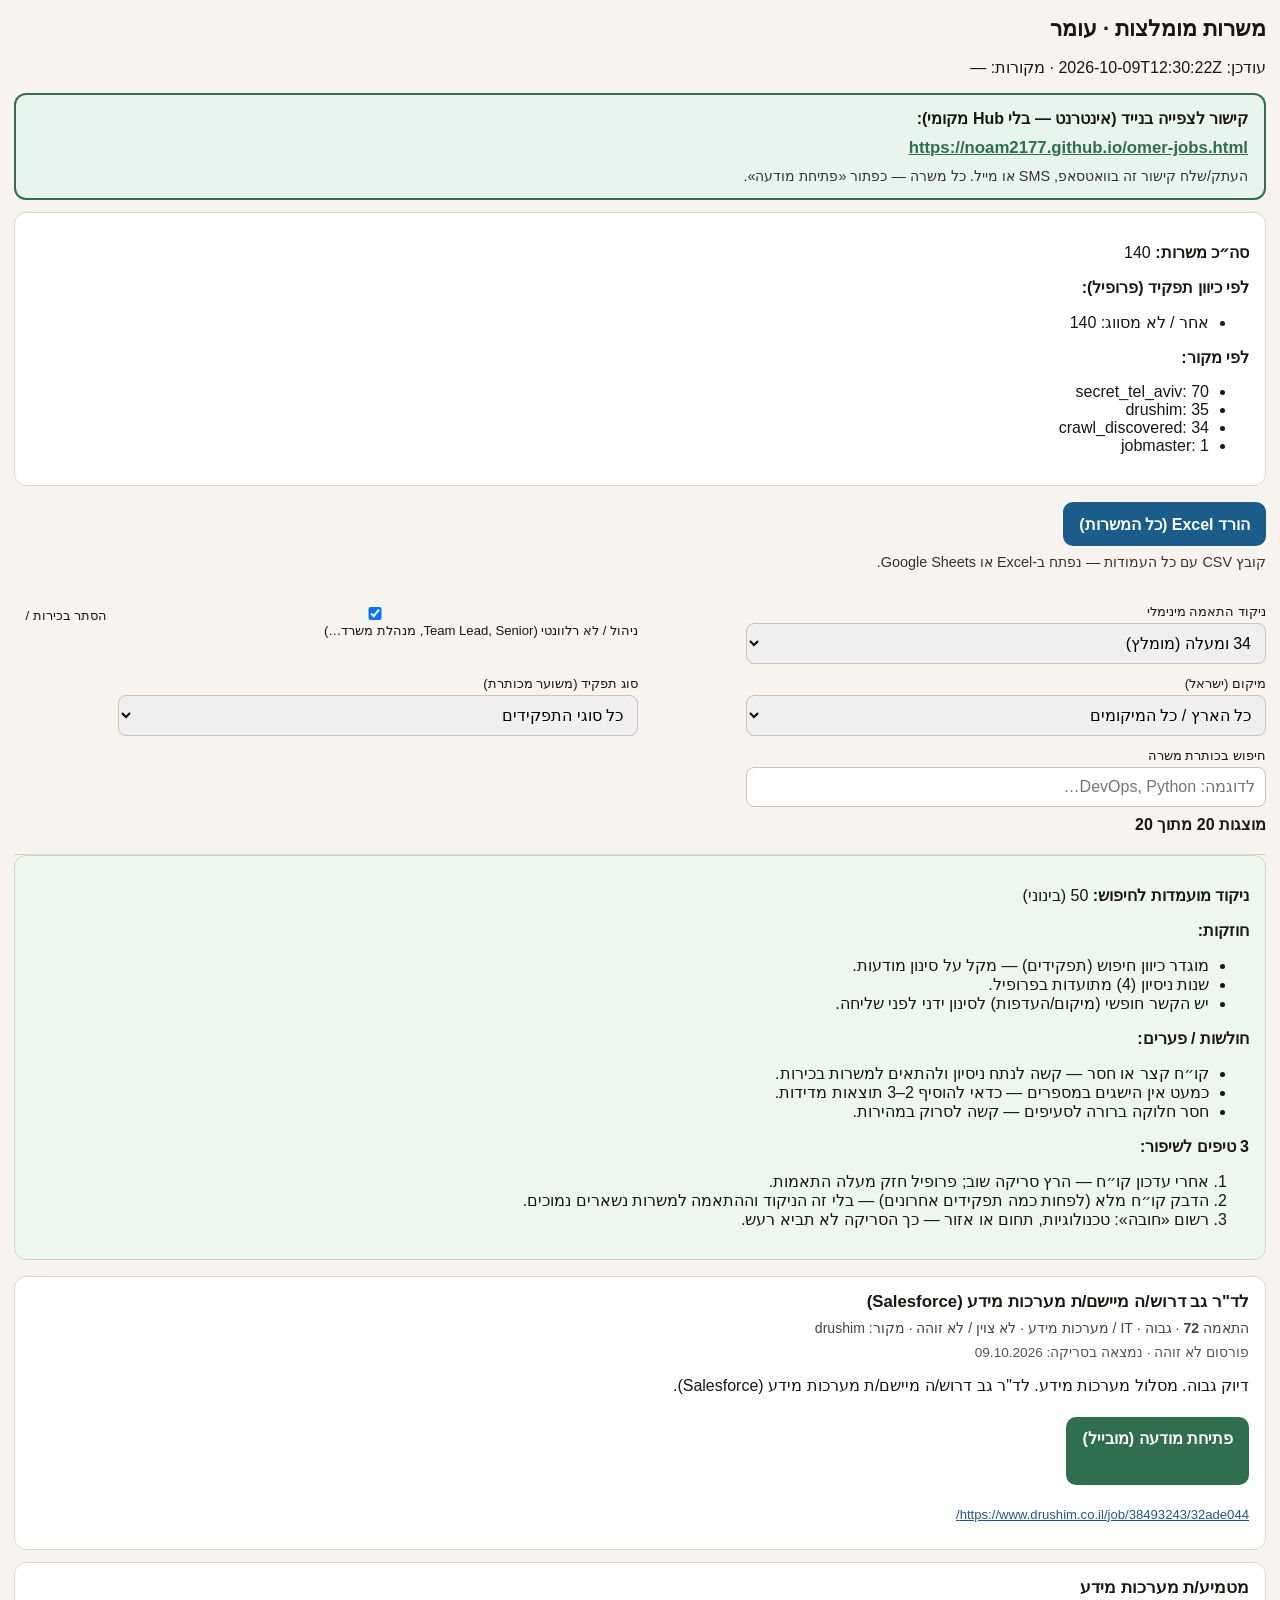
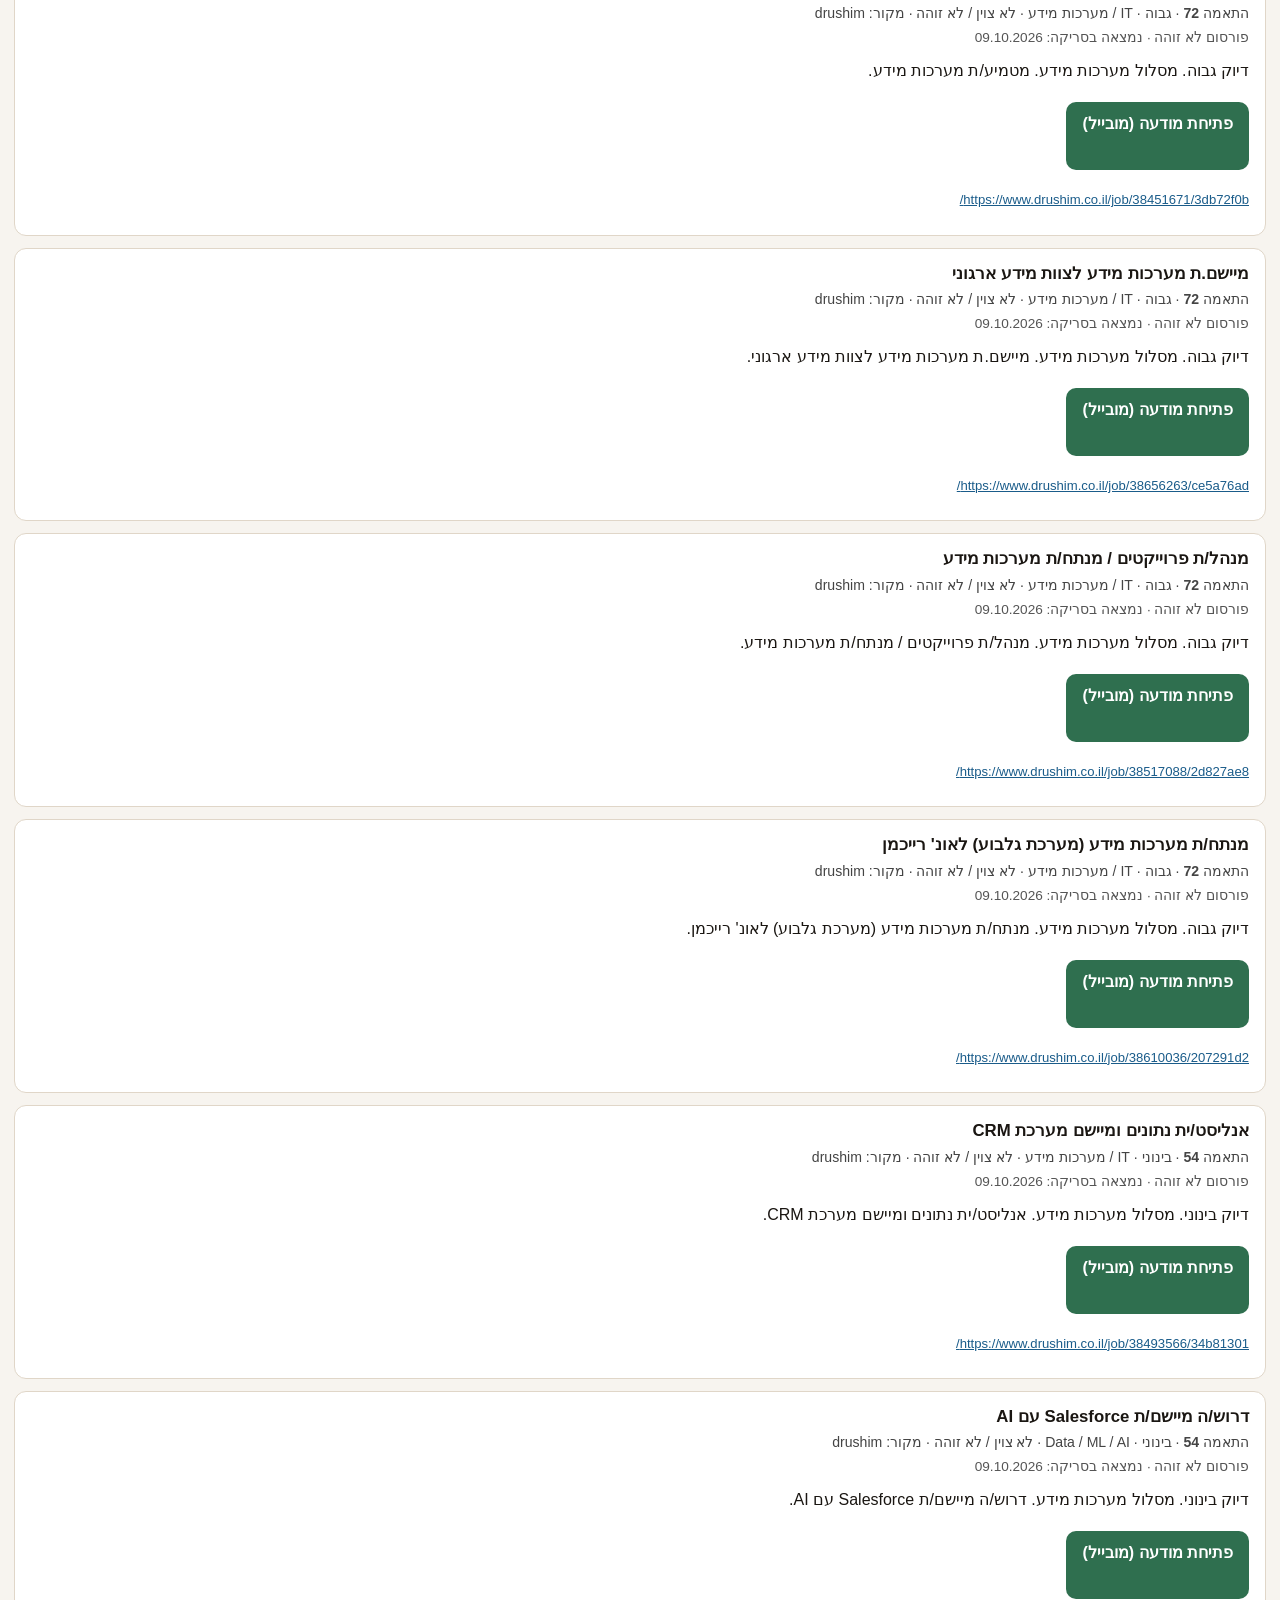
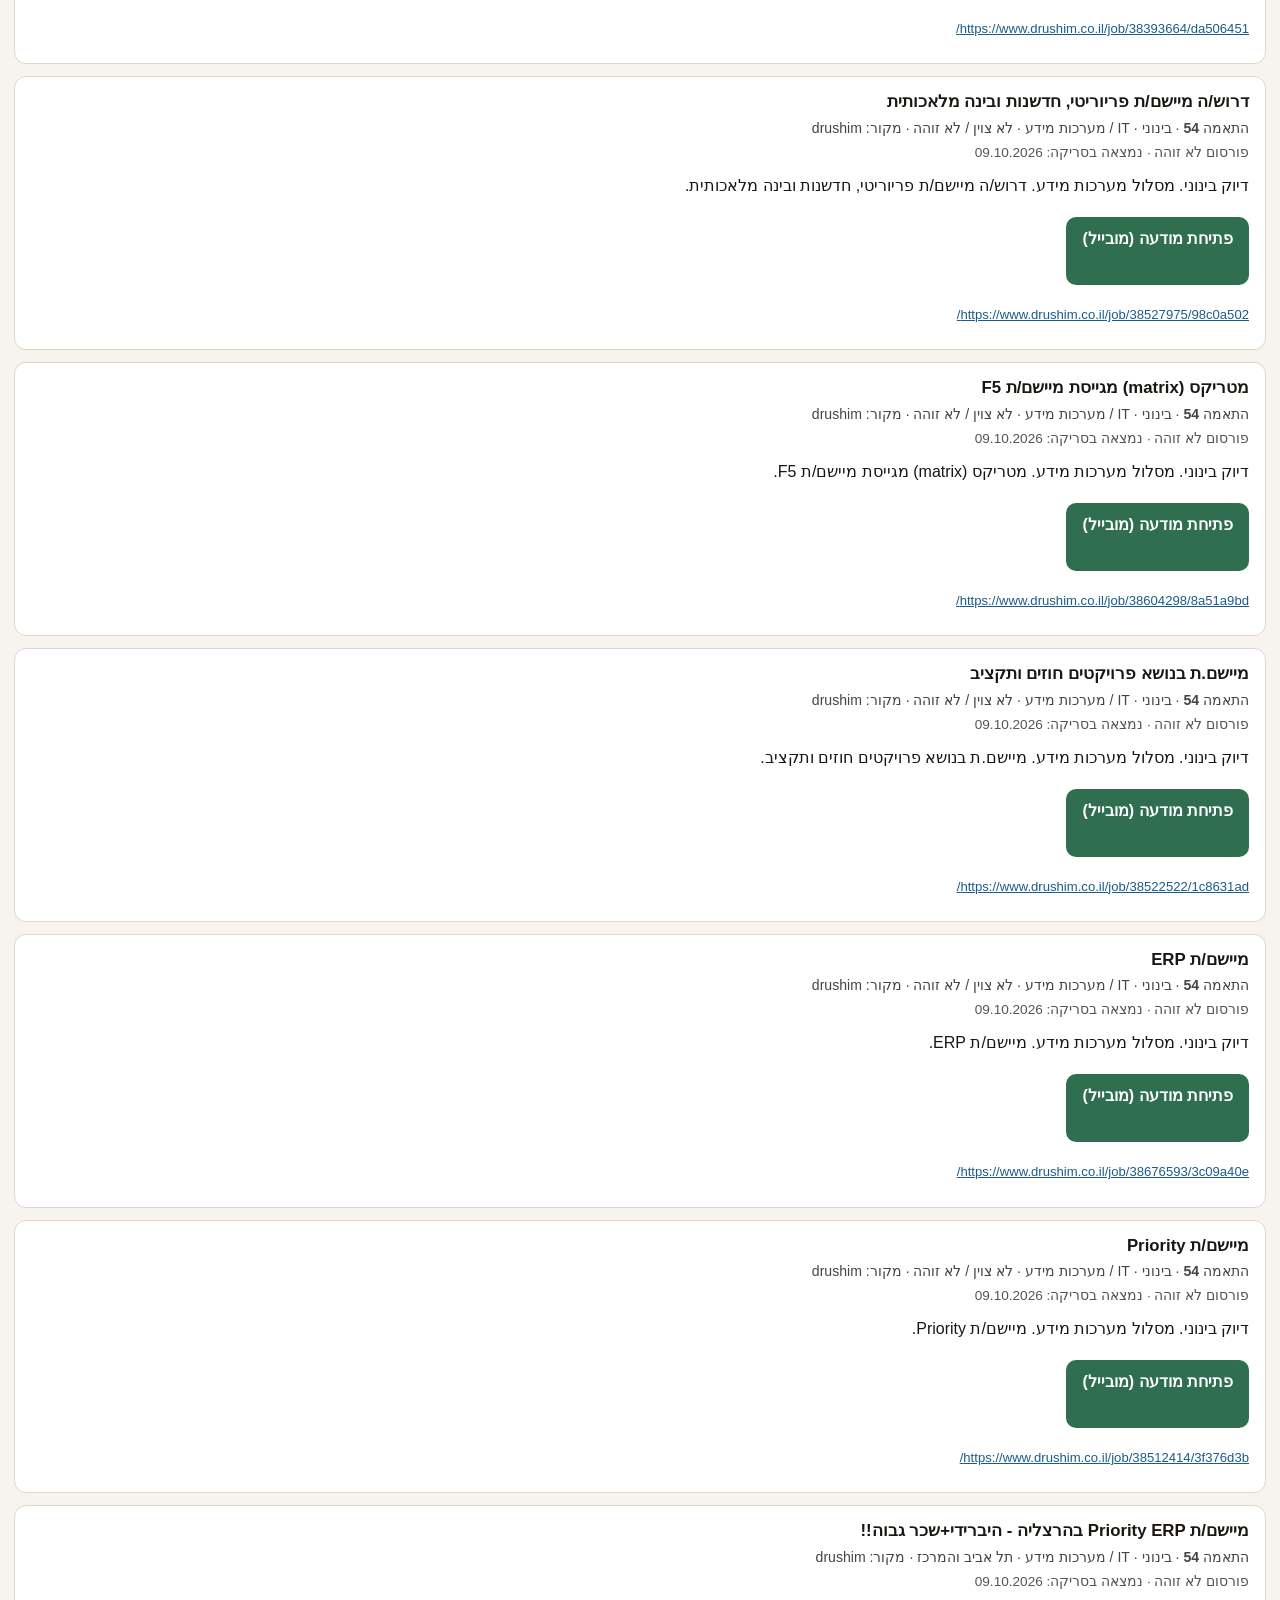
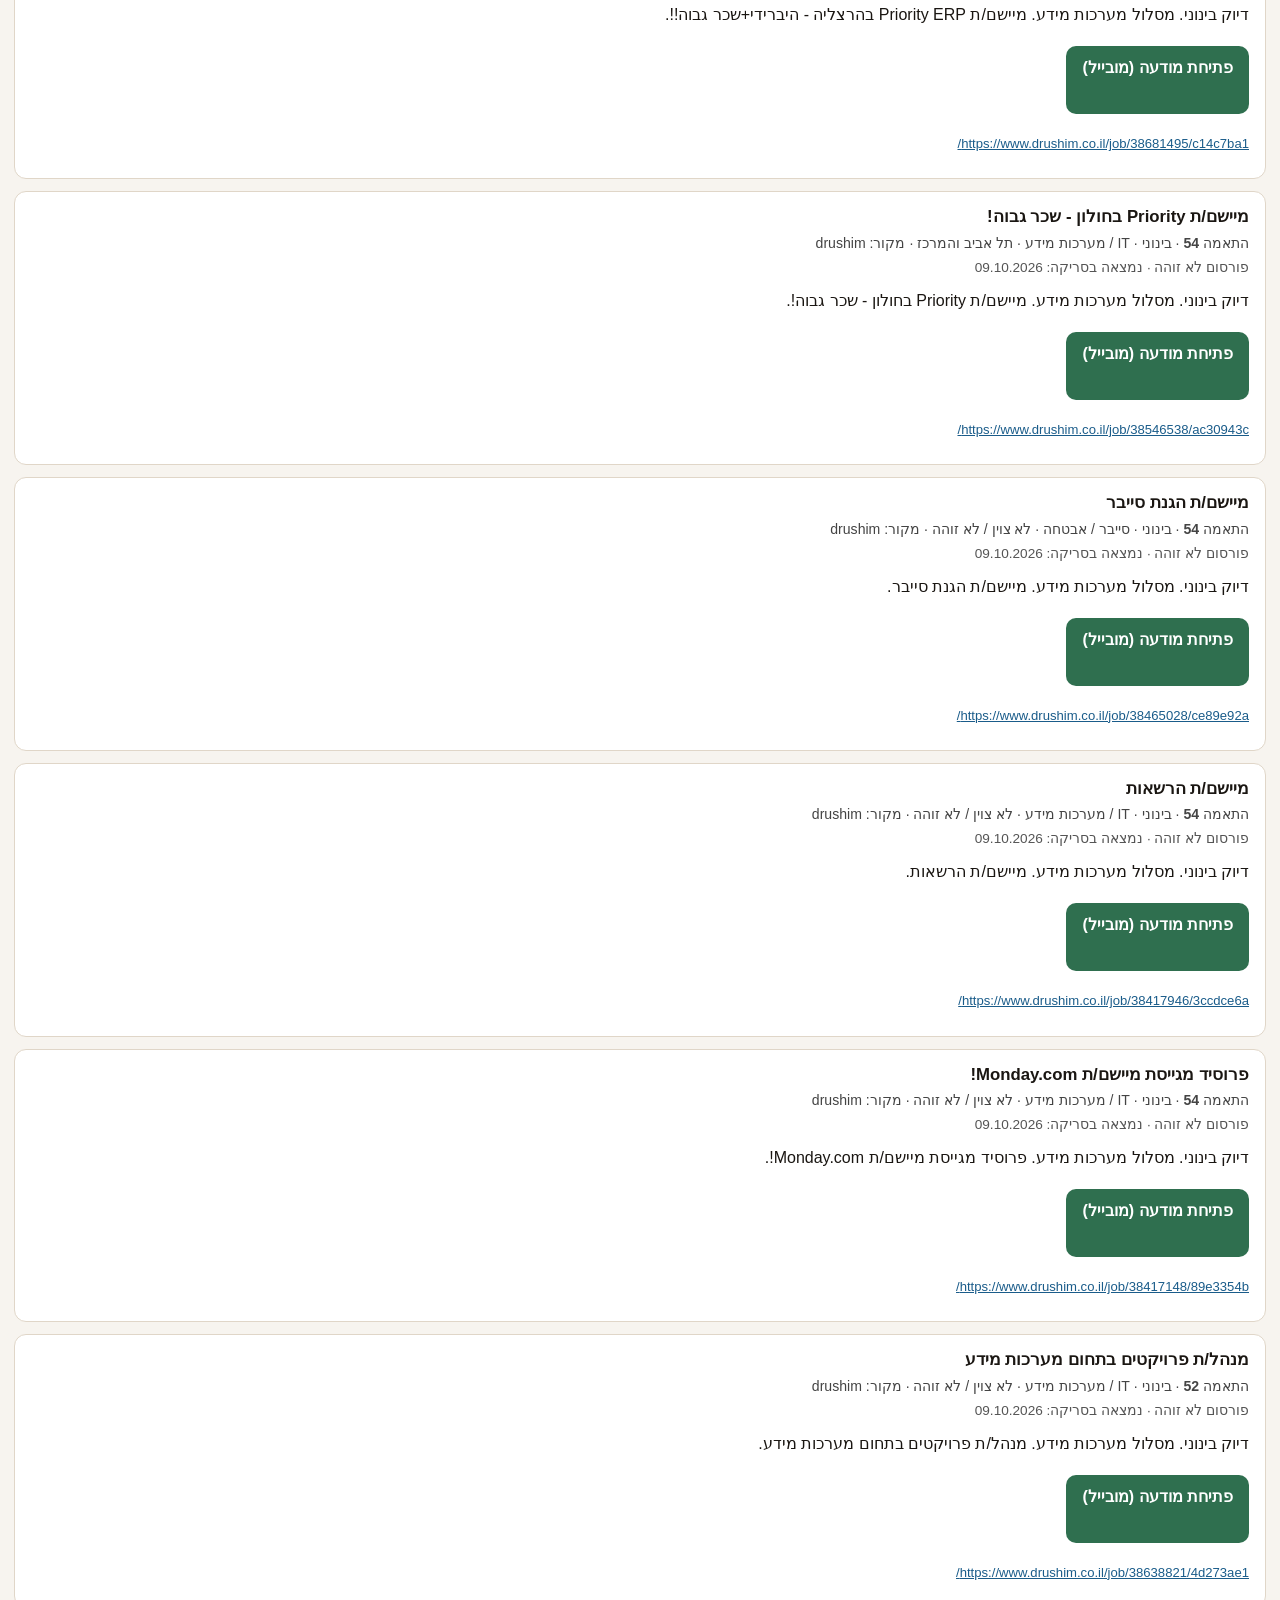
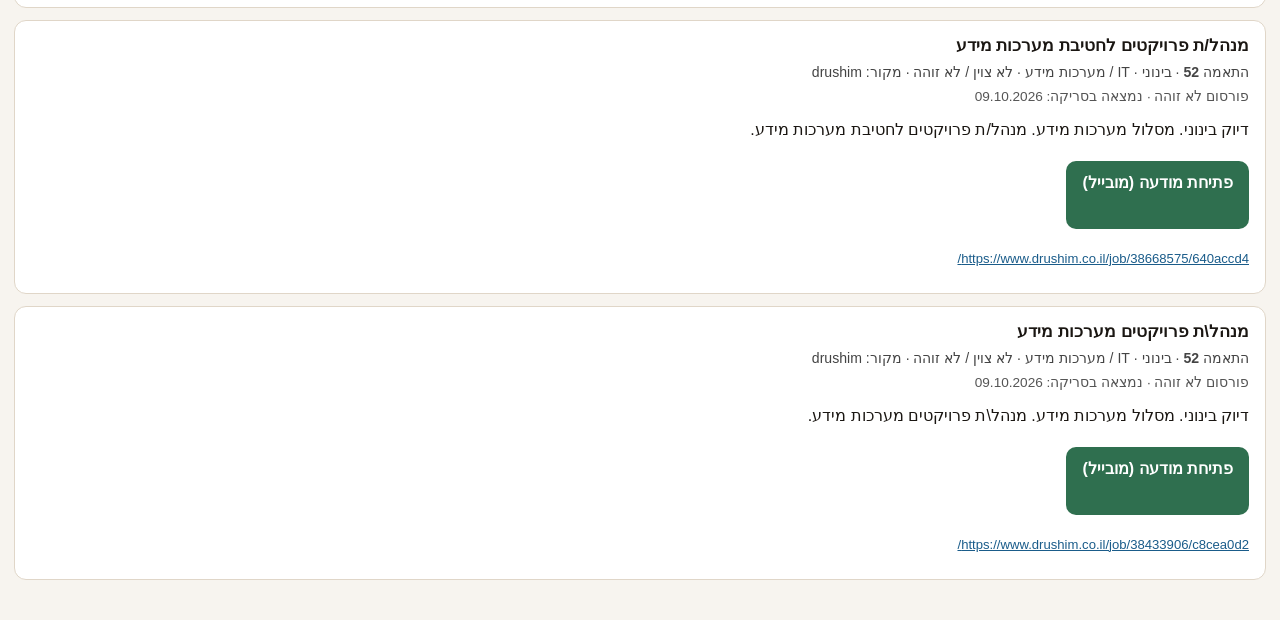
<file: omer-jobs.html>
<!DOCTYPE html><html lang="he" dir="rtl"><head><meta charset="utf-8"/><meta name="viewport" content="width=device-width,initial-scale=1,viewport-fit=cover"/><meta name="robots" content="noindex, nofollow"/><title>משרות · עומר</title><style>body{font-family:Segoe UI,Arial,sans-serif;margin:0;padding:0 14px 28px;background:#f7f4ef;color:#1a1612;-webkit-text-size-adjust:100%;}h1{font-size:1.35rem;margin:16px 0 8px;}.public-link{background:#e8f5ee;border:2px solid #2f6f4f;border-radius:12px;padding:14px 16px;margin:12px 0;}.public-url{font-size:1.05rem;margin:10px 0;word-break:break-all;}.public-url a{font-weight:700;}.public-hint{font-size:0.9rem;color:#333;margin:0;}.mobile-tip{background:#fff8e6;border:1px solid #e8d4a8;border-radius:10px;padding:10px 12px;font-size:0.92rem;margin:12px 0;}.filters{position:sticky;top:0;z-index:5;background:#f7f4ef;padding:10px 0 12px;border-bottom:1px solid #e0d6c8;}.filters label{display:block;font-size:0.82rem;margin:8px 0 4px;}.filters select,.filters input{width:100%;max-width:520px;padding:10px;font-size:1rem;border-radius:8px;border:1px solid #cfc4b6;}.filter-grid{display:grid;grid-template-columns:1fr;gap:4px;}@media(min-width:720px){.filter-grid{grid-template-columns:1fr 1fr;}}#filter-count{font-weight:600;margin:8px 0;}article.job-card{background:#fff;border:1px solid #e0d6c8;border-radius:12px;padding:14px 16px;margin:0 0 12px;}article.job-card h2{font-size:1.05rem;margin:0 0 6px;line-height:1.35;}.job-meta{font-size:0.88rem;color:#444;margin:0 0 8px;}.job-dates{font-size:0.85rem;color:#555;margin:0 0 8px;}.job-open{display:inline-block;background:#2f6f4f;color:#fff!important;text-decoration:none;padding:12px 16px;border-radius:10px;font-weight:600;margin:6px 0;min-height:44px;line-height:1.2;}.job-url{font-size:0.82rem;word-break:break-all;}.job-url a{color:#1a5c8a;}.review{background:#eef6f0;border:1px solid #c5dcc8;border-radius:12px;padding:14px 16px;margin:0 0 16px;}.summary{background:#fff;border:1px solid #e0d6c8;border-radius:12px;padding:14px 16px;margin:0 0 16px;}.report-actions{margin:12px 0 16px;}.report-dl-excel{display:inline-block;background:#1a5c8a;color:#fff!important;border:none;border-radius:10px;padding:12px 16px;font-size:1rem;font-weight:600;cursor:pointer;min-height:44px;}a{color:#2f6f4f;}.empty{color:#666;}</style></head><body><h1>משרות מומלצות · עומר</h1><p>עודכן: 2026-10-09T12:30:22Z · מקורות: —</p><section class="public-link"><strong>קישור לצפייה בנייד (אינטרנט — בלי Hub מקומי):</strong> <p class="public-url"><a href="https://noam2177.github.io/omer-jobs.html" target="_blank" rel="noopener noreferrer">https://noam2177.github.io/omer-jobs.html</a></p><p class="public-hint">העתק/שלח קישור זה בוואטסאפ, SMS או מייל. כל משרה — כפתור «פתיחת מודעה».</p></section><section class="summary"><p><strong>סה״כ משרות:</strong> 140</p><p><strong>לפי כיוון תפקיד (פרופיל):</strong></p><ul><li>אחר / לא מסווג: 140</li></ul><p><strong>לפי מקור:</strong></p><ul><li>secret_tel_aviv: 70</li><li>drushim: 35</li><li>crawl_discovered: 34</li><li>jobmaster: 1</li></ul></section><section class="report-actions" aria-label="הורדה"><button type="button" id="report-dl-excel" class="report-dl-excel">הורד Excel (כל המשרות)</button><p class="public-hint" style="margin:8px 0 0">קובץ CSV עם כל העמודות — נפתח ב-Excel או Google Sheets.</p></section><section class="filters" aria-label="סינון משרות"><div class="filter-grid"><div><label for="f-min-score">ניקוד התאמה מינימלי</label><select id="f-min-score"><option value="0">הכל (0+)</option><option value="35">35 ומעלה</option><option value="34" selected>34 ומעלה (מומלץ)</option><option value="40">40 ומעלה</option><option value="50">50 ומעלה</option><option value="65">65 ומעלה</option></select></div><div><label><input type="checkbox" id="f-hide-lead" checked/> הסתר בכירות / ניהול / לא רלוונטי (Team Lead, Senior, מנהלת משרד…)</label></div><div><label for="f-location">מיקום (ישראל)</label><select id="f-location"></select></div><div><label for="f-role">סוג תפקיד (משוער מכותרת)</label><select id="f-role"></select></div><div><label for="f-title">חיפוש בכותרת משרה</label><input id="f-title" type="search" placeholder="לדוגמה: DevOps, Python…" autocomplete="off"/></div></div><p id="filter-count"></p></section><section class="review"><p><strong>ניקוד מועמדות לחיפוש:</strong> 50 (בינוני)</p><p><strong>חוזקות:</strong></p><ul><li>מוגדר כיוון חיפוש (תפקידים) — מקל על סינון מודעות.</li><li>שנות ניסיון (4) מתועדות בפרופיל.</li><li>יש הקשר חופשי (מיקום/העדפות) לסינון ידני לפני שליחה.</li></ul><p><strong>חולשות / פערים:</strong></p><ul><li>קו״ח קצר או חסר — קשה לנתח ניסיון ולהתאים למשרות בכירות.</li><li>כמעט אין הישגים במספרים — כדאי להוסיף 2–3 תוצאות מדידות.</li><li>חסר חלוקה ברורה לסעיפים — קשה לסרוק במהירות.</li></ul><p><strong>3 טיפים לשיפור:</strong></p><ol><li>אחרי עדכון קו״ח — הרץ סריקה שוב; פרופיל חזק מעלה התאמות.</li><li>הדבק קו״ח מלא (לפחות כמה תפקידים אחרונים) — בלי זה הניקוד וההתאמה למשרות נשארים נמוכים.</li><li>רשום «חובה»: טכנולוגיות, תחום או אזור — כך הסריקה לא תביא רעש.</li></ol></section><script type="application/json" id="report-jobs-json">[{"title": "לד\"ר גב דרוש/ה מיישם/ת מערכות מידע (Salesforce)", "url": "https://www.drushim.co.il/job/38493243/32ade044/", "score": 72, "fit": "גבוה", "source": "drushim", "summary": "דיוק גבוה. מסלול מערכות מידע. לד\"ר גב דרוש/ה מיישם/ת מערכות מידע (Salesforce).", "location": "לא צוין / לא זוהה", "role": "IT / מערכות מידע", "lane_label": "מערכות מידע", "posted_display": "פורסום לא זוהה · נמצאה בסריקה: 09.10.2026", "posted_label": "", "found_label": "09.10.2026"}, {"title": "מטמיע/ת מערכות מידע", "url": "https://www.drushim.co.il/job/38451671/3db72f0b/", "score": 72, "fit": "גבוה", "source": "drushim", "summary": "דיוק גבוה. מסלול מערכות מידע. מטמיע/ת מערכות מידע.", "location": "לא צוין / לא זוהה", "role": "IT / מערכות מידע", "lane_label": "מערכות מידע", "posted_display": "פורסום לא זוהה · נמצאה בסריקה: 09.10.2026", "posted_label": "", "found_label": "09.10.2026"}, {"title": "מיישם.ת מערכות מידע לצוות מידע ארגוני", "url": "https://www.drushim.co.il/job/38656263/ce5a76ad/", "score": 72, "fit": "גבוה", "source": "drushim", "summary": "דיוק גבוה. מסלול מערכות מידע. מיישם.ת מערכות מידע לצוות מידע ארגוני.", "location": "לא צוין / לא זוהה", "role": "IT / מערכות מידע", "lane_label": "מערכות מידע", "posted_display": "פורסום לא זוהה · נמצאה בסריקה: 09.10.2026", "posted_label": "", "found_label": "09.10.2026"}, {"title": "מנהל/ת פרוייקטים / מנתח/ת מערכות מידע", "url": "https://www.drushim.co.il/job/38517088/2d827ae8/", "score": 72, "fit": "גבוה", "source": "drushim", "summary": "דיוק גבוה. מסלול מערכות מידע. מנהל/ת פרוייקטים / מנתח/ת מערכות מידע.", "location": "לא צוין / לא זוהה", "role": "IT / מערכות מידע", "lane_label": "מערכות מידע", "posted_display": "פורסום לא זוהה · נמצאה בסריקה: 09.10.2026", "posted_label": "", "found_label": "09.10.2026"}, {"title": "מנתח/ת מערכות מידע (מערכת גלבוע) לאונ' רייכמן", "url": "https://www.drushim.co.il/job/38610036/207291d2/", "score": 72, "fit": "גבוה", "source": "drushim", "summary": "דיוק גבוה. מסלול מערכות מידע. מנתח/ת מערכות מידע (מערכת גלבוע) לאונ' רייכמן.", "location": "לא צוין / לא זוהה", "role": "IT / מערכות מידע", "lane_label": "מערכות מידע", "posted_display": "פורסום לא זוהה · נמצאה בסריקה: 09.10.2026", "posted_label": "", "found_label": "09.10.2026"}, {"title": "אנליסט/ית נתונים ומיישם מערכת CRM", "url": "https://www.drushim.co.il/job/38493566/34b81301/", "score": 54, "fit": "בינוני", "source": "drushim", "summary": "דיוק בינוני. מסלול מערכות מידע. אנליסט/ית נתונים ומיישם מערכת CRM.", "location": "לא צוין / לא זוהה", "role": "IT / מערכות מידע", "lane_label": "מערכות מידע", "posted_display": "פורסום לא זוהה · נמצאה בסריקה: 09.10.2026", "posted_label": "", "found_label": "09.10.2026"}, {"title": "דרוש/ה מיישם/ת Salesforce עם AI", "url": "https://www.drushim.co.il/job/38393664/da506451/", "score": 54, "fit": "בינוני", "source": "drushim", "summary": "דיוק בינוני. מסלול מערכות מידע. דרוש/ה מיישם/ת Salesforce עם AI.", "location": "לא צוין / לא זוהה", "role": "Data / ML / AI", "lane_label": "מערכות מידע", "posted_display": "פורסום לא זוהה · נמצאה בסריקה: 09.10.2026", "posted_label": "", "found_label": "09.10.2026"}, {"title": "דרוש/ה מיישם/ת פריוריטי, חדשנות ובינה מלאכותית", "url": "https://www.drushim.co.il/job/38527975/98c0a502/", "score": 54, "fit": "בינוני", "source": "drushim", "summary": "דיוק בינוני. מסלול מערכות מידע. דרוש/ה מיישם/ת פריוריטי, חדשנות ובינה מלאכותית.", "location": "לא צוין / לא זוהה", "role": "IT / מערכות מידע", "lane_label": "מערכות מידע", "posted_display": "פורסום לא זוהה · נמצאה בסריקה: 09.10.2026", "posted_label": "", "found_label": "09.10.2026"}, {"title": "מטריקס (matrix) מגייסת מיישם/ת F5", "url": "https://www.drushim.co.il/job/38604298/8a51a9bd/", "score": 54, "fit": "בינוני", "source": "drushim", "summary": "דיוק בינוני. מסלול מערכות מידע. מטריקס (matrix) מגייסת מיישם/ת F5.", "location": "לא צוין / לא זוהה", "role": "IT / מערכות מידע", "lane_label": "מערכות מידע", "posted_display": "פורסום לא זוהה · נמצאה בסריקה: 09.10.2026", "posted_label": "", "found_label": "09.10.2026"}, {"title": "מיישם.ת בנושא פרויקטים חוזים ותקציב", "url": "https://www.drushim.co.il/job/38522522/1c8631ad/", "score": 54, "fit": "בינוני", "source": "drushim", "summary": "דיוק בינוני. מסלול מערכות מידע. מיישם.ת בנושא פרויקטים חוזים ותקציב.", "location": "לא צוין / לא זוהה", "role": "IT / מערכות מידע", "lane_label": "מערכות מידע", "posted_display": "פורסום לא זוהה · נמצאה בסריקה: 09.10.2026", "posted_label": "", "found_label": "09.10.2026"}, {"title": "מיישם/ת ERP", "url": "https://www.drushim.co.il/job/38676593/3c09a40e/", "score": 54, "fit": "בינוני", "source": "drushim", "summary": "דיוק בינוני. מסלול מערכות מידע. מיישם/ת ERP.", "location": "לא צוין / לא זוהה", "role": "IT / מערכות מידע", "lane_label": "מערכות מידע", "posted_display": "פורסום לא זוהה · נמצאה בסריקה: 09.10.2026", "posted_label": "", "found_label": "09.10.2026"}, {"title": "מיישם/ת Priority", "url": "https://www.drushim.co.il/job/38512414/3f376d3b/", "score": 54, "fit": "בינוני", "source": "drushim", "summary": "דיוק בינוני. מסלול מערכות מידע. מיישם/ת Priority.", "location": "לא צוין / לא זוהה", "role": "IT / מערכות מידע", "lane_label": "מערכות מידע", "posted_display": "פורסום לא זוהה · נמצאה בסריקה: 09.10.2026", "posted_label": "", "found_label": "09.10.2026"}, {"title": "מיישם/ת Priority ERP בהרצליה - היברידי+שכר גבוה!!", "url": "https://www.drushim.co.il/job/38681495/c14c7ba1/", "score": 54, "fit": "בינוני", "source": "drushim", "summary": "דיוק בינוני. מסלול מערכות מידע. מיישם/ת Priority ERP בהרצליה - היברידי+שכר גבוה!!.", "location": "תל אביב והמרכז", "role": "IT / מערכות מידע", "lane_label": "מערכות מידע", "posted_display": "פורסום לא זוהה · נמצאה בסריקה: 09.10.2026", "posted_label": "", "found_label": "09.10.2026"}, {"title": "מיישם/ת Priority בחולון - שכר גבוה!", "url": "https://www.drushim.co.il/job/38546538/ac30943c/", "score": 54, "fit": "בינוני", "source": "drushim", "summary": "דיוק בינוני. מסלול מערכות מידע. מיישם/ת Priority בחולון - שכר גבוה!.", "location": "תל אביב והמרכז", "role": "IT / מערכות מידע", "lane_label": "מערכות מידע", "posted_display": "פורסום לא זוהה · נמצאה בסריקה: 09.10.2026", "posted_label": "", "found_label": "09.10.2026"}, {"title": "מיישם/ת הגנת סייבר", "url": "https://www.drushim.co.il/job/38465028/ce89e92a/", "score": 54, "fit": "בינוני", "source": "drushim", "summary": "דיוק בינוני. מסלול מערכות מידע. מיישם/ת הגנת סייבר.", "location": "לא צוין / לא זוהה", "role": "סייבר / אבטחה", "lane_label": "מערכות מידע", "posted_display": "פורסום לא זוהה · נמצאה בסריקה: 09.10.2026", "posted_label": "", "found_label": "09.10.2026"}, {"title": "מיישם/ת הרשאות", "url": "https://www.drushim.co.il/job/38417946/3ccdce6a/", "score": 54, "fit": "בינוני", "source": "drushim", "summary": "דיוק בינוני. מסלול מערכות מידע. מיישם/ת הרשאות.", "location": "לא צוין / לא זוהה", "role": "IT / מערכות מידע", "lane_label": "מערכות מידע", "posted_display": "פורסום לא זוהה · נמצאה בסריקה: 09.10.2026", "posted_label": "", "found_label": "09.10.2026"}, {"title": "פרוסיד מגייסת מיישם/ת Monday.com!", "url": "https://www.drushim.co.il/job/38417148/89e3354b/", "score": 54, "fit": "בינוני", "source": "drushim", "summary": "דיוק בינוני. מסלול מערכות מידע. פרוסיד מגייסת מיישם/ת Monday.com!.", "location": "לא צוין / לא זוהה", "role": "IT / מערכות מידע", "lane_label": "מערכות מידע", "posted_display": "פורסום לא זוהה · נמצאה בסריקה: 09.10.2026", "posted_label": "", "found_label": "09.10.2026"}, {"title": "מנהל/ת פרויקטים בתחום מערכות מידע", "url": "https://www.drushim.co.il/job/38638821/4d273ae1/", "score": 52, "fit": "בינוני", "source": "drushim", "summary": "דיוק בינוני. מסלול מערכות מידע. מנהל/ת פרויקטים בתחום מערכות מידע.", "location": "לא צוין / לא זוהה", "role": "IT / מערכות מידע", "lane_label": "מערכות מידע", "posted_display": "פורסום לא זוהה · נמצאה בסריקה: 09.10.2026", "posted_label": "", "found_label": "09.10.2026"}, {"title": "מנהל/ת פרויקטים לחטיבת מערכות מידע", "url": "https://www.drushim.co.il/job/38668575/640accd4/", "score": 52, "fit": "בינוני", "source": "drushim", "summary": "דיוק בינוני. מסלול מערכות מידע. מנהל/ת פרויקטים לחטיבת מערכות מידע.", "location": "לא צוין / לא זוהה", "role": "IT / מערכות מידע", "lane_label": "מערכות מידע", "posted_display": "פורסום לא זוהה · נמצאה בסריקה: 09.10.2026", "posted_label": "", "found_label": "09.10.2026"}, {"title": "מנהל\\ת פרויקטים מערכות מידע", "url": "https://www.drushim.co.il/job/38433906/c8cea0d2/", "score": 52, "fit": "בינוני", "source": "drushim", "summary": "דיוק בינוני. מסלול מערכות מידע. מנהל\\ת פרויקטים מערכות מידע.", "location": "לא צוין / לא זוהה", "role": "IT / מערכות מידע", "lane_label": "מערכות מידע", "posted_display": "פורסום לא זוהה · נמצאה בסריקה: 09.10.2026", "posted_label": "", "found_label": "09.10.2026"}]</script><div id="job-list"></div><script>
(function () {
  const dataEl = document.getElementById("report-jobs-json");
  if (!dataEl) return;
  let jobs = [];
  try { jobs = JSON.parse(dataEl.textContent || "[]"); } catch (e) { jobs = []; }
  const listEl = document.getElementById("job-list");
  const countEl = document.getElementById("filter-count");
  const minScore = document.getElementById("f-min-score");
  const location = document.getElementById("f-location");
  const role = document.getElementById("f-role");
  const titleQ = document.getElementById("f-title");
  const hideLead = document.getElementById("f-hide-lead");
  const leadRe = /team\\s*lead|tech\\s*lead|team\\s*leader|head\\s+of|senior|staff|principal|בכיר|סיניור|מנהלת\\s*משרד|office\\s*manager|controller|מנהל\\s*מוצר|מנהל\\s*פרויקטים|product\\s*manager|project\\s*manager/i;
  let renderTimer = 0;
  function esc(s) {
    return String(s || "").replace(/&/g, "&amp;").replace(/</g, "&lt;").replace(/"/g, "&quot;");
  }
  function fillSelect(sel, values, allLabel) {
    if (!sel) return;
    const cur = sel.value;
    sel.innerHTML = `<option value="">${esc(allLabel)}</option>` +
      values.map((v) => `<option value="${esc(v)}">${esc(v)}</option>`).join("");
    if (cur && values.includes(cur)) sel.value = cur;
  }
  const locs = [...new Set(jobs.map((j) => j.location).filter(Boolean))].sort((a, b) => a.localeCompare(b, "he"));
  const roles = [...new Set(jobs.map((j) => j.role).filter(Boolean))].sort((a, b) => a.localeCompare(b, "he"));
  fillSelect(location, locs, "כל הארץ / כל המיקומים");
  fillSelect(role, roles, "כל סוגי התפקידים");
  function renderNow() {
    const min = parseInt(minScore && minScore.value, 10) || 0;
    const loc = location && location.value;
    const rk = role && role.value;
    const q = (titleQ && titleQ.value || "").trim().toLowerCase();
    const hideMgmt = hideLead && hideLead.checked;
    const filtered = jobs.filter((j) => {
      if ((j.score || 0) < min) return false;
      if (hideMgmt && leadRe.test(String(j.title || ""))) return false;
      if (loc && j.location !== loc) return false;
      if (rk && j.role !== rk) return false;
      if (q && !(j.title || "").toLowerCase().includes(q)) return false;
      return true;
    });
    if (countEl) countEl.textContent = `מוצגות ${filtered.length} מתוך ${jobs.length}`;
    if (!listEl) return;
    if (!filtered.length) {
      listEl.innerHTML = "<p class=\"empty\">אין משרות לפי הסינון הנוכחי.</p>";
      return;
    }
    listEl.innerHTML = filtered.map((j) => {
      const url = (j.url || "").trim();
      const safeUrl = /^https?:\/\//i.test(url) ? url : "";
      const btn = safeUrl
        ? `<p class="job-actions"><a class="job-open" href="${esc(safeUrl)}" target="_blank" rel="noopener noreferrer">פתיחת מודעה (מובייל)</a></p>
           <p class="job-url"><a href="${esc(safeUrl)}" target="_blank" rel="noopener noreferrer">${esc(safeUrl)}</a></p>`
        : "";
      return `<article class="job-card" data-score="${esc(j.score)}">
        <h2>${esc(j.title)}</h2>
        <p class="job-meta">התאמה <strong>${esc(j.score)}</strong> · ${esc(j.fit)} · ${esc(j.role)} · ${esc(j.location)} · מקור: ${esc(j.source)}</p>
        <p class="job-dates">${esc(j.posted_display || "")}</p>
        <p>${esc(j.summary)}</p>${btn}</article>`;
    }).join("");
  }
  function render() {
    if (renderTimer) window.clearTimeout(renderTimer);
    renderTimer = window.setTimeout(renderNow, 80);
  }
  function csvCell(v) {
    const s = String(v ?? "").replace(/"/g, '""');
    return `"${s}"`;
  }
  function downloadExcel() {
    const header = ["כותרת", "ניקוד", "התאמה", "סוג תפקיד", "מיקום", "מקור", "תאריך מודעה", "קישור", "סיכום"];
    const lines = [header.map(csvCell).join(",")];
    jobs.forEach((j) => {
      lines.push(
        [j.title, j.score, j.fit, j.role, j.location, j.source, j.posted_display, j.url, j.summary]
          .map(csvCell)
          .join(",")
      );
    });
    const blob = new Blob(["\ufeff" + lines.join("\n")], { type: "text/csv;charset=utf-8" });
    const a = document.createElement("a");
    a.href = URL.createObjectURL(blob);
    a.download = "jobs.csv";
    a.click();
    URL.revokeObjectURL(a.href);
  }
  document.getElementById("report-dl-excel")?.addEventListener("click", downloadExcel);
  [minScore, location, role, titleQ, hideLead].forEach((el) => {
    if (el) el.addEventListener("input", render);
    if (el) el.addEventListener("change", render);
  });
  renderNow();
})();
</script></body></html>
</file>
<file: site.css>
:root {
  --ink: #241910;
  --muted: #5e5146;
  --line: #ddcfc0;
  --paper: #f4efe6;
  --card: #fbf7f1;
  --signal: #9a3412;
  --pine: #1d3f38;
  --shadow: 0 18px 50px rgba(36, 25, 16, 0.06);
  color-scheme: light;
}

* { box-sizing: border-box; }

html { scroll-behavior: smooth; }

body {
  margin: 0;
  color: var(--ink);
  background: var(--paper);
  font-family: Heebo, "Segoe UI", "Arial Hebrew", sans-serif;
  line-height: 1.6;
}

html[lang="he"] [data-en] { display: none !important; }
html[lang="en"] [data-he] { display: none !important; }

.field {
  position: fixed;
  inset: 0;
  width: 100%;
  height: 100%;
  z-index: 0;
  pointer-events: none;
  opacity: 0.2;
}

.flow {
  stroke: #9a3412;
  stroke-dasharray: 8 14;
  animation: drift 18s linear infinite;
}

@keyframes drift {
  to { stroke-dashoffset: -220; }
}

.sheet {
  position: relative;
  z-index: 1;
  width: min(1080px, calc(100% - 2rem));
  margin: 0 auto;
  padding: 1.25rem 0 3rem;
  background: var(--paper);
}

.top {
  display: flex;
  align-items: center;
  justify-content: space-between;
  gap: 1rem;
  padding: 0.4rem 0 1rem;
  position: sticky;
  top: 0;
  background: color-mix(in srgb, var(--paper) 88%, transparent);
  backdrop-filter: blur(10px);
  z-index: 2;
}

.mark {
  width: 42px;
  height: 42px;
  display: grid;
  place-items: center;
  border: 1.5px solid currentColor;
  border-radius: 8px;
  color: var(--pine);
  font-weight: 700;
  font-size: 1.35rem;
  line-height: 1;
  text-decoration: none;
  flex: none;
}

nav { display: flex; gap: 1rem; flex-wrap: wrap; }

nav a, footer a, .detail-links a {
  color: var(--pine);
  text-decoration: none;
  border-bottom: 1px solid transparent;
}

nav a:hover, footer a:hover, .detail-links a:hover, a:focus-visible, button:focus-visible {
  border-bottom-color: var(--signal);
  outline: none;
}

.lang {
  display: flex;
  border: 1.5px solid var(--pine);
  border-radius: 999px;
  overflow: hidden;
  background: var(--card);
  flex: none;
  box-shadow: 0 1px 0 color-mix(in srgb, var(--pine) 18%, transparent);
}

.lang button {
  border: 0;
  background: transparent;
  color: var(--muted);
  font: inherit;
  font-size: 1.05rem;
  font-weight: 500;
  padding: 0.5rem 1rem;
  cursor: pointer;
  transition: background 0.15s ease, color 0.15s ease;
}

.lang button:not([aria-pressed="true"]):hover {
  background: color-mix(in srgb, var(--pine) 10%, var(--card));
  color: var(--pine);
}

.lang button[aria-pressed="true"] {
  background: var(--pine);
  color: #f6f1e8;
}

.hero { padding: 1.6rem 0 0.4rem; }

.hero-top {
  display: grid;
  grid-template-columns: minmax(0, 1fr) 13.5rem;
  gap: 2rem;
  align-items: start;
}

.identity { padding-top: 0.15rem; }

.portrait {
  width: 13.5rem;
  height: auto;
  display: block;
  border-radius: 22px;
  border: 1px solid var(--line);
  box-shadow: var(--shadow);
}

.hero > * {
  animation: rise 0.55s ease both;
}

.hero > *:nth-child(2) { animation-delay: 0.04s; }
.hero > *:nth-child(3) { animation-delay: 0.08s; }
.hero > *:nth-child(4) { animation-delay: 0.12s; }
.hero > *:nth-child(5) { animation-delay: 0.16s; }
.focus > div:nth-child(1) { animation-delay: 0.2s; }

@keyframes rise {
  from { opacity: 0; transform: translateY(12px); }
  to { opacity: 1; transform: none; }
}

.eyebrow {
  display: flex;
  flex-wrap: wrap;
  gap: 0.45rem 0.8rem;
  margin: 0 0 0.6rem;
  color: var(--muted);
  font-size: 0.92rem;
}

.eyebrow span + span::before {
  content: "·";
  margin-inline-end: 0.8rem;
  color: var(--signal);
}

h1 {
  margin: 0;
  font-size: clamp(3rem, 7vw, 5rem);
  line-height: 0.92;
  font-weight: 700;
  letter-spacing: -0.04em;
}

.latin {
  margin: 0.25rem 0 0;
  font-family: Fraunces, Georgia, serif;
  font-style: italic;
  font-size: clamp(1.5rem, 3vw, 2.15rem);
  color: var(--signal);
}

.role { margin: 0.85rem 0 0; font-size: 1.15rem; font-weight: 500; }

.summary { margin: 0; max-width: 40rem; }

.focus {
  display: grid;
  grid-template-columns: 1fr;
  gap: 0.8rem;
  margin: 1.3rem 0 0;
  max-width: 22rem;
}

.focus > div {
  background: var(--card);
  border: 1px solid var(--line);
  border-radius: 16px;
  padding: 0.85rem 1rem 1rem;
  box-shadow: var(--shadow);
  animation: rise 0.55s ease both;
}

.focus ul { margin: 0.35rem 0 0; padding-inline-start: 1.1rem; }
.focus li { margin: 0.2rem 0; }

.contact { display: flex; flex-wrap: wrap; gap: 0.5rem; margin: 1.1rem 0 0; }

.pill {
  color: var(--pine);
  text-decoration: none;
  border: 1px solid var(--line);
  background: var(--card);
  border-radius: 999px;
  padding: 0.28rem 0.75rem;
  font-size: 0.92rem;
  transition: transform 0.18s ease, border-color 0.18s ease;
}

.pill:hover { transform: translateY(-2px); border-color: var(--pine); }

section { padding: 2rem 0 0.2rem; }

.sec-head {
  display: flex;
  align-items: baseline;
  gap: 0.8rem;
  border-bottom: 1px solid var(--line);
  margin-bottom: 0.9rem;
}

.num {
  margin: 0;
  font-family: Fraunces, Georgia, serif;
  font-style: italic;
  color: var(--signal);
  font-size: 1.3rem;
}

h2 { margin: 0; font-size: 1.45rem; }
h3 { margin: 0 0 0.4rem; font-size: 1.2rem; }

.hint { margin: 0 0 0 auto; color: var(--muted); font-size: 0.88rem; }

.job {
  border: 1px solid var(--line);
  border-radius: 16px;
  background: var(--card);
  margin: 0 0 0.7rem;
  box-shadow: var(--shadow);
}

.job summary {
  display: grid;
  grid-template-columns: 7.2rem 1fr;
  gap: 0.15rem 1rem;
  padding: 0.9rem 1rem;
  cursor: pointer;
  list-style: none;
}

.job summary::-webkit-details-marker { display: none; }

.job summary::after {
  content: "+";
  grid-column: 2;
  justify-self: end;
  color: var(--signal);
  font-family: Fraunces, Georgia, serif;
  font-size: 1.4rem;
  line-height: 1;
}

.job[open] summary::after { content: "–"; }

.when { color: var(--muted); grid-row: 1 / span 2; }
.job-title { font-weight: 700; }
.peek { color: var(--muted); }

.job[open] ul { animation: rise 0.28s ease; }
.job ul { margin: 0; padding: 0 1.1rem 1rem 1.4rem; }
.job li { margin: 0.35rem 0; }

.cards {
  display: grid;
  grid-template-columns: repeat(3, minmax(0, 1fr));
  gap: 0.75rem;
}

.cards-subhead {
  grid-column: 1 / -1;
  margin: 0.65rem 0 0;
  padding-top: 0.5rem;
  border-top: 1px solid var(--line);
  color: var(--muted);
  font-size: 0.92rem;
  font-weight: 500;
  letter-spacing: 0.02em;
}

.tile {
  text-align: inherit;
  font: inherit;
  color: inherit;
  background: var(--card);
  border: 1px solid var(--line);
  border-radius: 16px;
  padding: 0.95rem 1rem 1.05rem;
  min-height: 7.2rem;
  box-shadow: var(--shadow);
  cursor: pointer;
  display: flex;
  flex-direction: column;
  align-items: flex-start;
  gap: 0.35rem;
  transition: transform 0.18s ease, border-color 0.18s ease;
}

.tile:hover, .tile:focus-visible {
  transform: translateY(-4px);
  border-color: var(--pine);
}

.tag { margin: 0; color: var(--signal); font-size: 0.85rem; font-weight: 500; }
.tile-title { font-weight: 700; font-size: 1.05rem; }
.tile-line { color: var(--muted); font-size: 0.95rem; }
#detail-body { white-space: pre-line; }

.split {
  display: grid;
  grid-template-columns: 0.85fr 1.15fr;
  gap: 2rem;
}

.plain { margin-top: 0.2rem; }
.muted { color: var(--muted); margin: 0.25rem 0 0; }

.pills { display: flex; flex-wrap: wrap; gap: 0.4rem; }
.pills span {
  border: 1px solid var(--line);
  border-radius: 999px;
  padding: 0.2rem 0.65rem;
  background: var(--card);
  color: var(--ink);
  font-size: 0.92rem;
}

dialog {
  border: 1px solid var(--line);
  border-radius: 18px;
  padding: 1.1rem 1.2rem 1.2rem;
  width: min(32rem, calc(100% - 2rem));
  background: var(--card);
  color: var(--ink);
  box-shadow: 0 24px 70px rgba(36, 25, 16, 0.18);
}

dialog::backdrop { background: rgba(36, 25, 16, 0.28); }

dialog form { margin: 0; display: flex; justify-content: flex-end; }

.close {
  border: 0;
  background: transparent;
  font: inherit;
  color: var(--signal);
  cursor: pointer;
}

.detail-links { display: flex; gap: 1rem; margin: 0.8rem 0 0; }

footer {
  display: flex;
  justify-content: space-between;
  gap: 1rem;
  flex-wrap: wrap;
  margin-top: 2.2rem;
  padding-top: 1rem;
  border-top: 1px solid var(--line);
  color: var(--muted);
}

footer p { margin: 0; }

@media (max-width: 800px) {
  .focus, .cards, .split, .hero-top { grid-template-columns: 1fr; }
  .portrait { width: min(16rem, 72%); }
  .job summary { grid-template-columns: 1fr; }
  .when { grid-row: auto; }
  .job summary::after { grid-column: 1; }
  h1 { font-size: 3.1rem; }
  .top { position: static; flex-wrap: wrap; }
  .hint { margin: 0; }
}

@media (prefers-reduced-motion: reduce) {
  *, *::before, *::after {
    animation: none !important;
    transition: none !important;
  }
}
</file>
